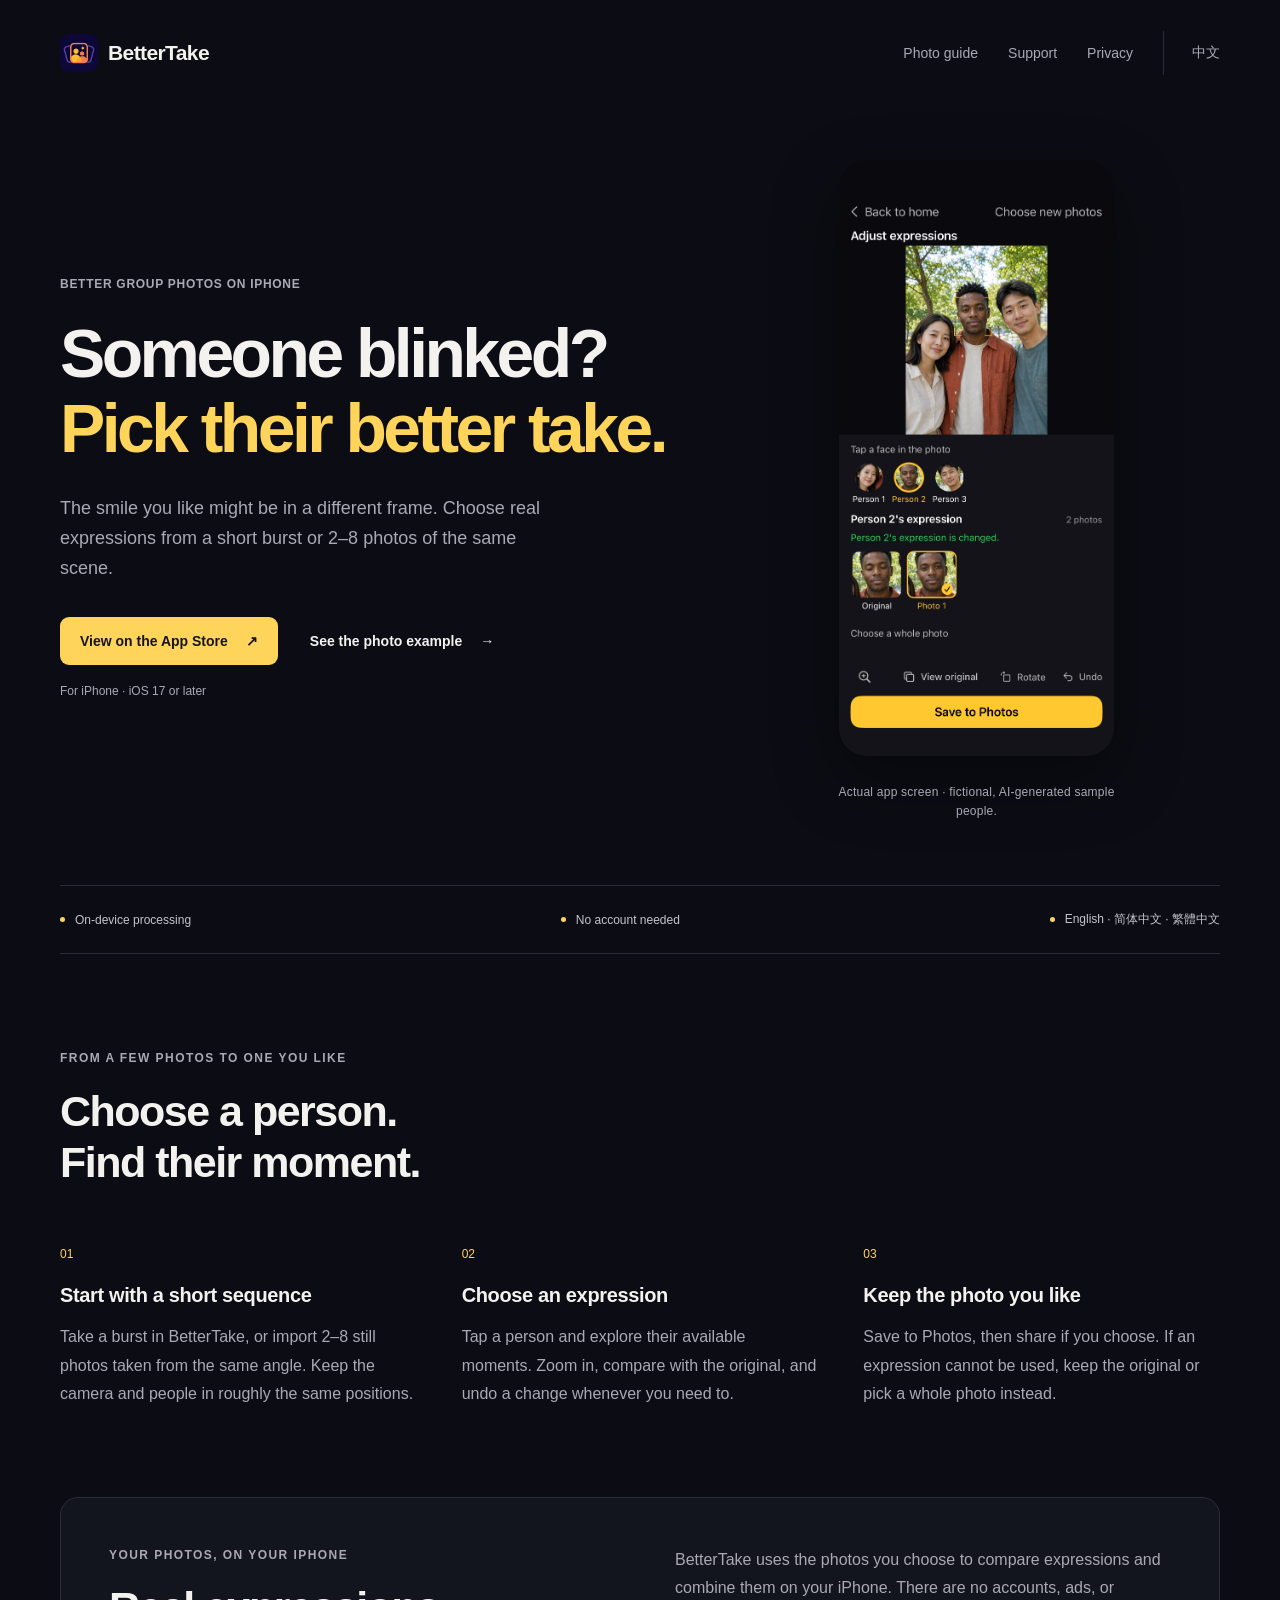
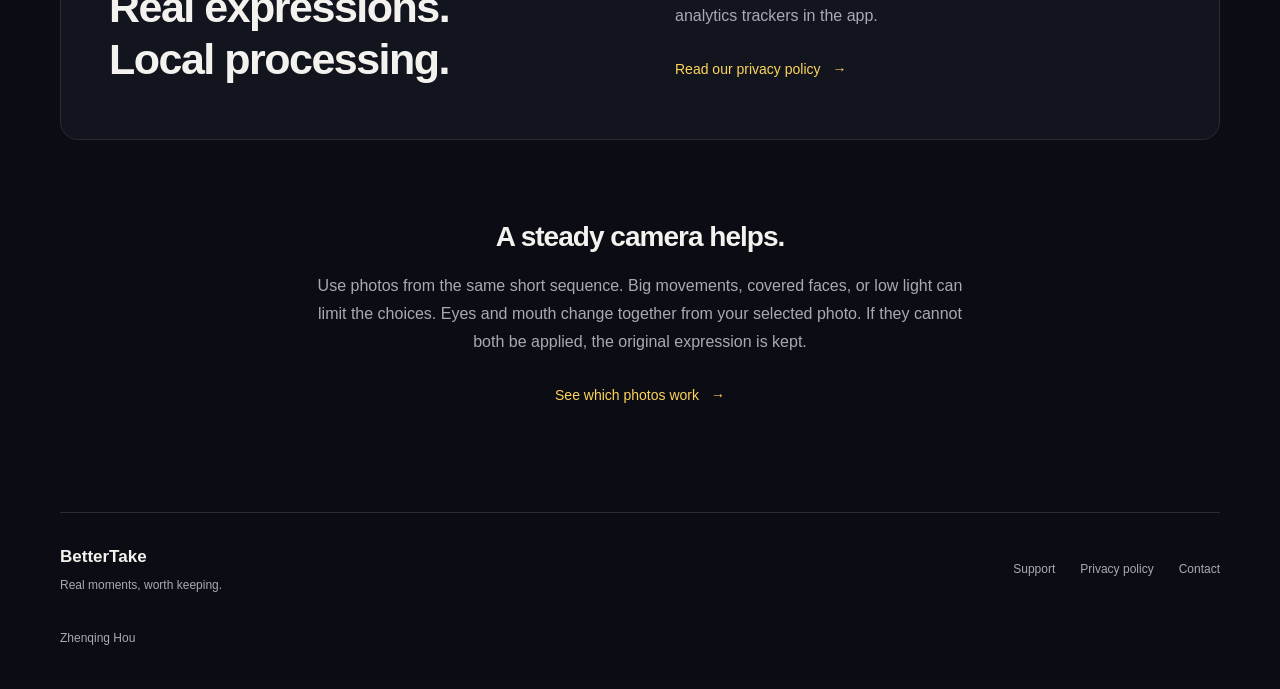
<file: index.html>
<!DOCTYPE html><html lang="en"><head><meta charSet="utf-8"/><meta name="viewport" content="width=device-width, initial-scale=1"/><link rel="preload" href="app-icon.png" as="image"/><link rel="preload" href="https://houzhenqing.github.io/bettertake-support/blink-edit-result.png" as="image"/><link rel="stylesheet" href="site.css"><meta name="theme-color" content="#0c0d14"/>
<meta name="msvalidate.01" content="E54A58C55FD9337E5834F8C1097E302D"><meta name="google-site-verification" content="salUFUEvap8MoxG4DLH0k257zJrad4ZkZJ4u7u5vDG4"><title>BetterTake — Fix blinks in iPhone group photos</title><meta name="description" content="Someone blinked? Choose their expression from another shot. BetterTake combines real expressions from 2–8 group photos on your iPhone. No account needed."><meta name="robots" content="index, follow"><meta property="og:title" content="BetterTake — Fix blinks in iPhone group photos"><meta property="og:description" content="Someone blinked? Choose their expression from another shot. BetterTake combines real expressions from 2–8 group photos on your iPhone. No account needed."><meta property="og:url" content="https://houzhenqing.github.io/bettertake-support/"><meta property="og:site_name" content="BetterTake"><meta property="og:type" content="website"><meta property="og:locale" content="en_US"><meta property="og:image" content="https://houzhenqing.github.io/bettertake-support/og.png"><meta property="og:image:width" content="1733"><meta property="og:image:height" content="908"><meta property="og:image:alt" content="BetterTake — choose real expressions for group photos"><meta name="twitter:card" content="summary_large_image"><meta name="twitter:title" content="BetterTake — Fix blinks in iPhone group photos"><meta name="twitter:description" content="Someone blinked? Choose their expression from another shot. BetterTake combines real expressions from 2–8 group photos on your iPhone. No account needed."><meta name="twitter:image" content="https://houzhenqing.github.io/bettertake-support/og.png"><link rel="icon" href="app-icon.png"><link rel="apple-touch-icon" href="app-icon.png"><link rel="canonical" href="https://houzhenqing.github.io/bettertake-support/"><link rel="alternate" href="https://houzhenqing.github.io/bettertake-support/" hreflang="en"><link rel="alternate" href="https://houzhenqing.github.io/bettertake-support/zh.html" hreflang="zh-Hans"><link rel="alternate" href="https://houzhenqing.github.io/bettertake-support/" hreflang="x-default"></head><body><div lang="en"><a class="skip-link" href="#main">Skip to content</a><header class="site-header wrap"><a href="https://houzhenqing.github.io/bettertake-support/" class="brand" aria-label="BetterTake home"><img src="app-icon.png" width="38" height="38" alt=""/><span>BetterTake</span></a><nav aria-label="Main navigation"><a href="https://houzhenqing.github.io/bettertake-support/fix-a-blink.html">Photo guide</a><a href="https://houzhenqing.github.io/bettertake-support/support.html">Support</a><a href="https://houzhenqing.github.io/bettertake-support/privacy.html">Privacy</a><a href="https://houzhenqing.github.io/bettertake-support/zh.html" class="language-link" lang="zh-Hans" hrefLang="zh-Hans">中文</a></nav></header><main id="main"><script type="application/ld+json">{"@context":"https://schema.org","@type":"SoftwareApplication","name":"BetterTake","operatingSystem":"iOS 17 or later","applicationCategory":"MultimediaApplication","url":"https://houzhenqing.github.io/bettertake-support/","downloadUrl":"https://apps.apple.com/cn/app/bettertake-group-photos/id6810334268?l=en-GB&pt=126854967&ct=bt_site_20260926&mt=8","description":"Choose real expressions from 2–8 group photos on iPhone. Photos are processed on device.","author":{"@type":"Person","name":"Zhenqing Hou"}}</script><section class="hero wrap"><div class="hero-copy"><p class="eyebrow">BETTER GROUP PHOTOS ON IPHONE</p><h1>Someone blinked?<br/><span>Pick their better take.</span></h1><p class="hero-intro">The smile you like might be in a different frame. Choose real expressions from a short burst or 2–8 photos of the same scene.</p><div class="actions"><a class="button primary" href="https://apps.apple.com/cn/app/bettertake-group-photos/id6810334268?l=en-GB&amp;pt=126854967&amp;ct=bt_site_20260926&amp;mt=8">View on the App Store<!-- --> <span aria-hidden="true">↗</span></a><a href="https://houzhenqing.github.io/bettertake-support/fix-a-blink.html" class="button quiet">See the photo example<!-- --> <span aria-hidden="true">→</span></a></div><p class="availability">For iPhone · iOS 17 or later</p></div><figure class="hero-art"><a href="https://houzhenqing.github.io/bettertake-support/fix-a-blink.html"><img class="phone-example" src="https://houzhenqing.github.io/bettertake-support/blink-edit-result.png" width="1290" height="2796" alt="Real BetterTake editing screen: selecting the middle person’s open-eyed expression from another photo"/></a><figcaption>Actual app screen · fictional, AI-generated sample people.</figcaption></figure></section><div class="proof-strip wrap"><span><span class="small-dot" aria-hidden="true"></span>On-device processing</span><span><span class="small-dot" aria-hidden="true"></span>No account needed</span><span><span class="small-dot" aria-hidden="true"></span>English · 简体中文 · 繁體中文</span></div><section id="how-it-works" class="how-section wrap"><div class="section-heading"><p class="eyebrow">FROM A FEW PHOTOS TO ONE YOU LIKE</p><h2>Choose a person.
Find their moment.</h2></div><div class="steps"><article class="step"><span class="step-number">0<!-- -->1</span><h3>Start with a short sequence</h3><p>Take a burst in BetterTake, or import 2–8 still photos taken from the same angle. Keep the camera and people in roughly the same positions.</p></article><article class="step"><span class="step-number">0<!-- -->2</span><h3>Choose an expression</h3><p>Tap a person and explore their available moments. Zoom in, compare with the original, and undo a change whenever you need to.</p></article><article class="step"><span class="step-number">0<!-- -->3</span><h3>Keep the photo you like</h3><p>Save to Photos, then share if you choose. If an expression cannot be used, keep the original or pick a whole photo instead.</p></article></div></section><section class="privacy-band wrap"><div><p class="eyebrow">YOUR PHOTOS, ON YOUR IPHONE</p><h2>Real expressions.
Local processing.</h2></div><div><p>BetterTake uses the photos you choose to compare expressions and combine them on your iPhone. There are no accounts, ads, or analytics trackers in the app.</p><a href="https://houzhenqing.github.io/bettertake-support/privacy.html" class="text-link">Read our privacy policy<!-- --> <span aria-hidden="true">→</span></a></div></section><section class="expectations wrap"><h2>A steady camera helps.</h2><p>Use photos from the same short sequence. Big movements, covered faces, or low light can limit the choices. Eyes and mouth change together from your selected photo. If they cannot both be applied, the original expression is kept.</p><a href="https://houzhenqing.github.io/bettertake-support/support.html#photos-en" class="text-link">See which photos work<!-- --> <span aria-hidden="true">→</span></a></section></main><footer class="site-footer wrap"><div><span class="footer-brand">BetterTake</span><p>Real moments, worth keeping.</p></div><div class="footer-links"><a href="https://houzhenqing.github.io/bettertake-support/support.html">Support</a><a href="https://houzhenqing.github.io/bettertake-support/privacy.html">Privacy policy</a><a href="mailto:houzhenqing.colin@gmail.com">Contact</a></div><p class="operator">Zhenqing Hou</p></footer></div><!--$--><!--/$--><div hidden=""><!--$--><div hidden=""></div><!--/$--></div></body></html>
</file>
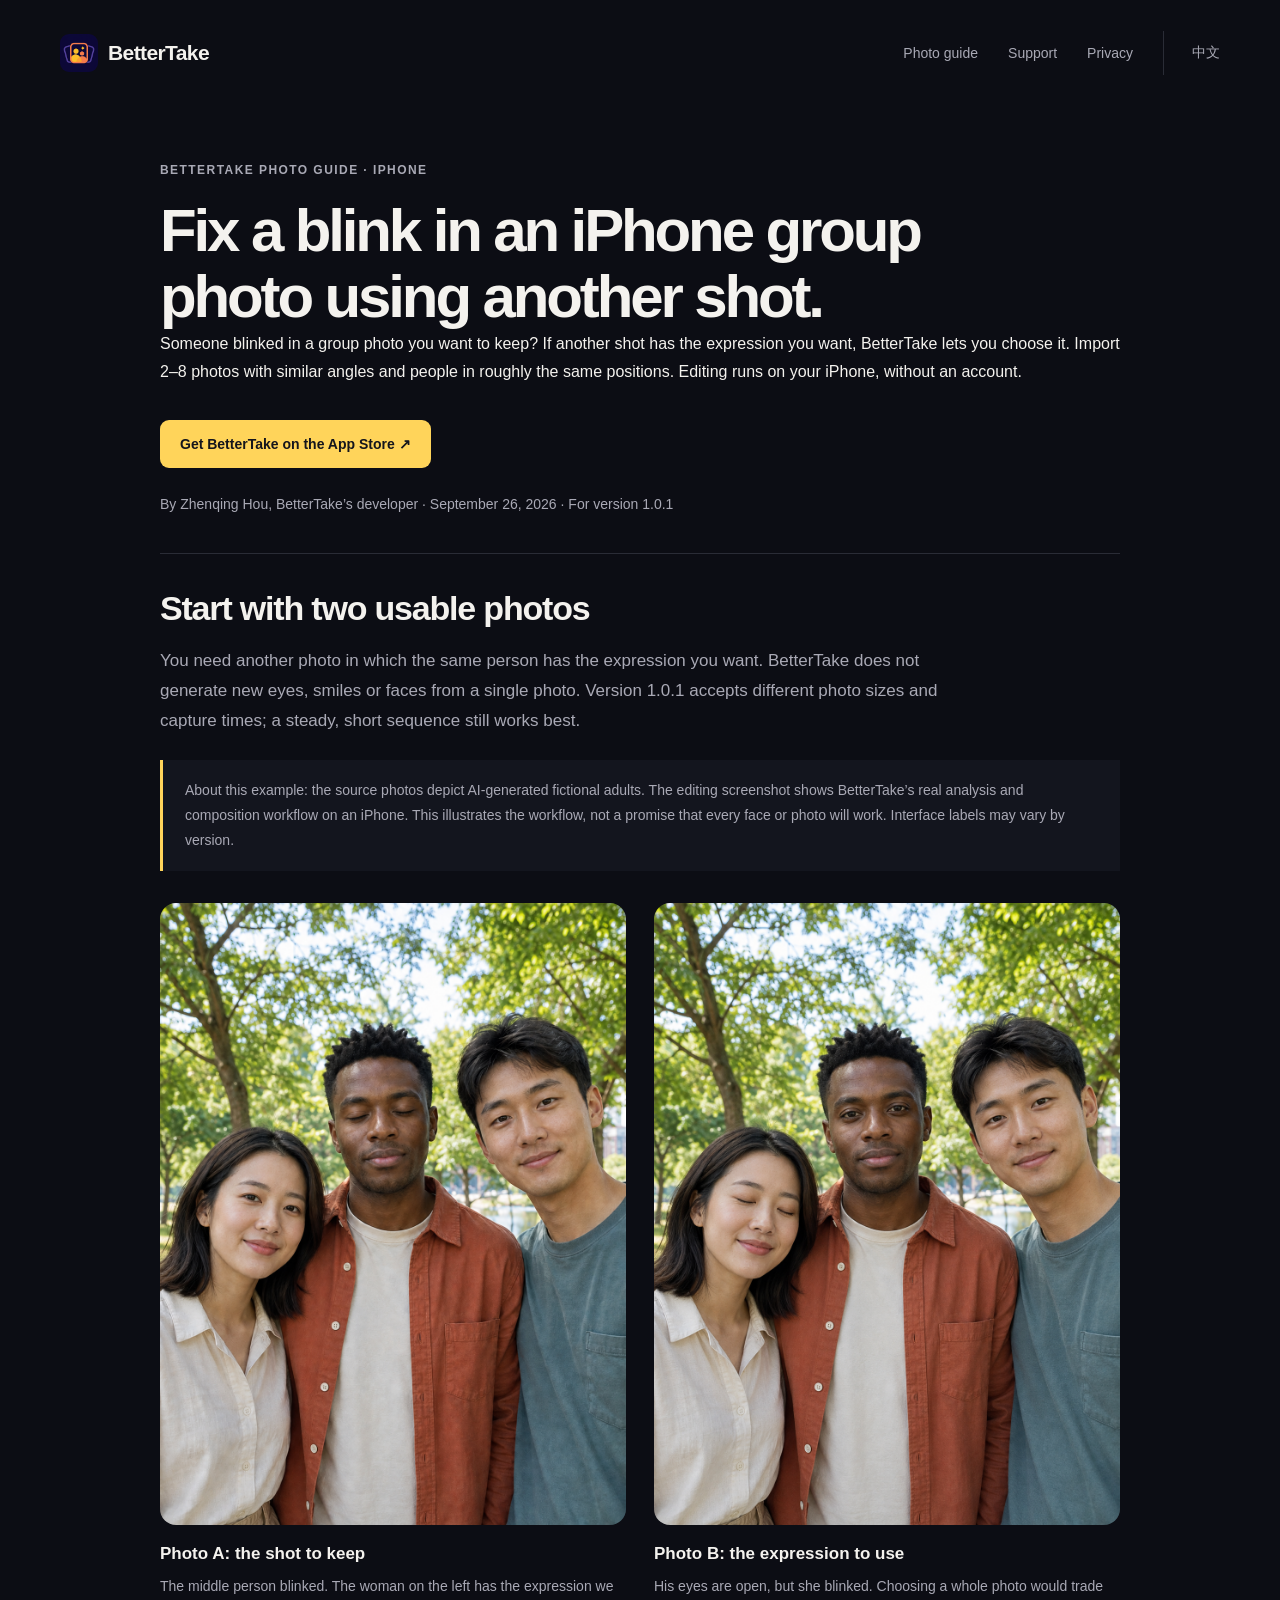
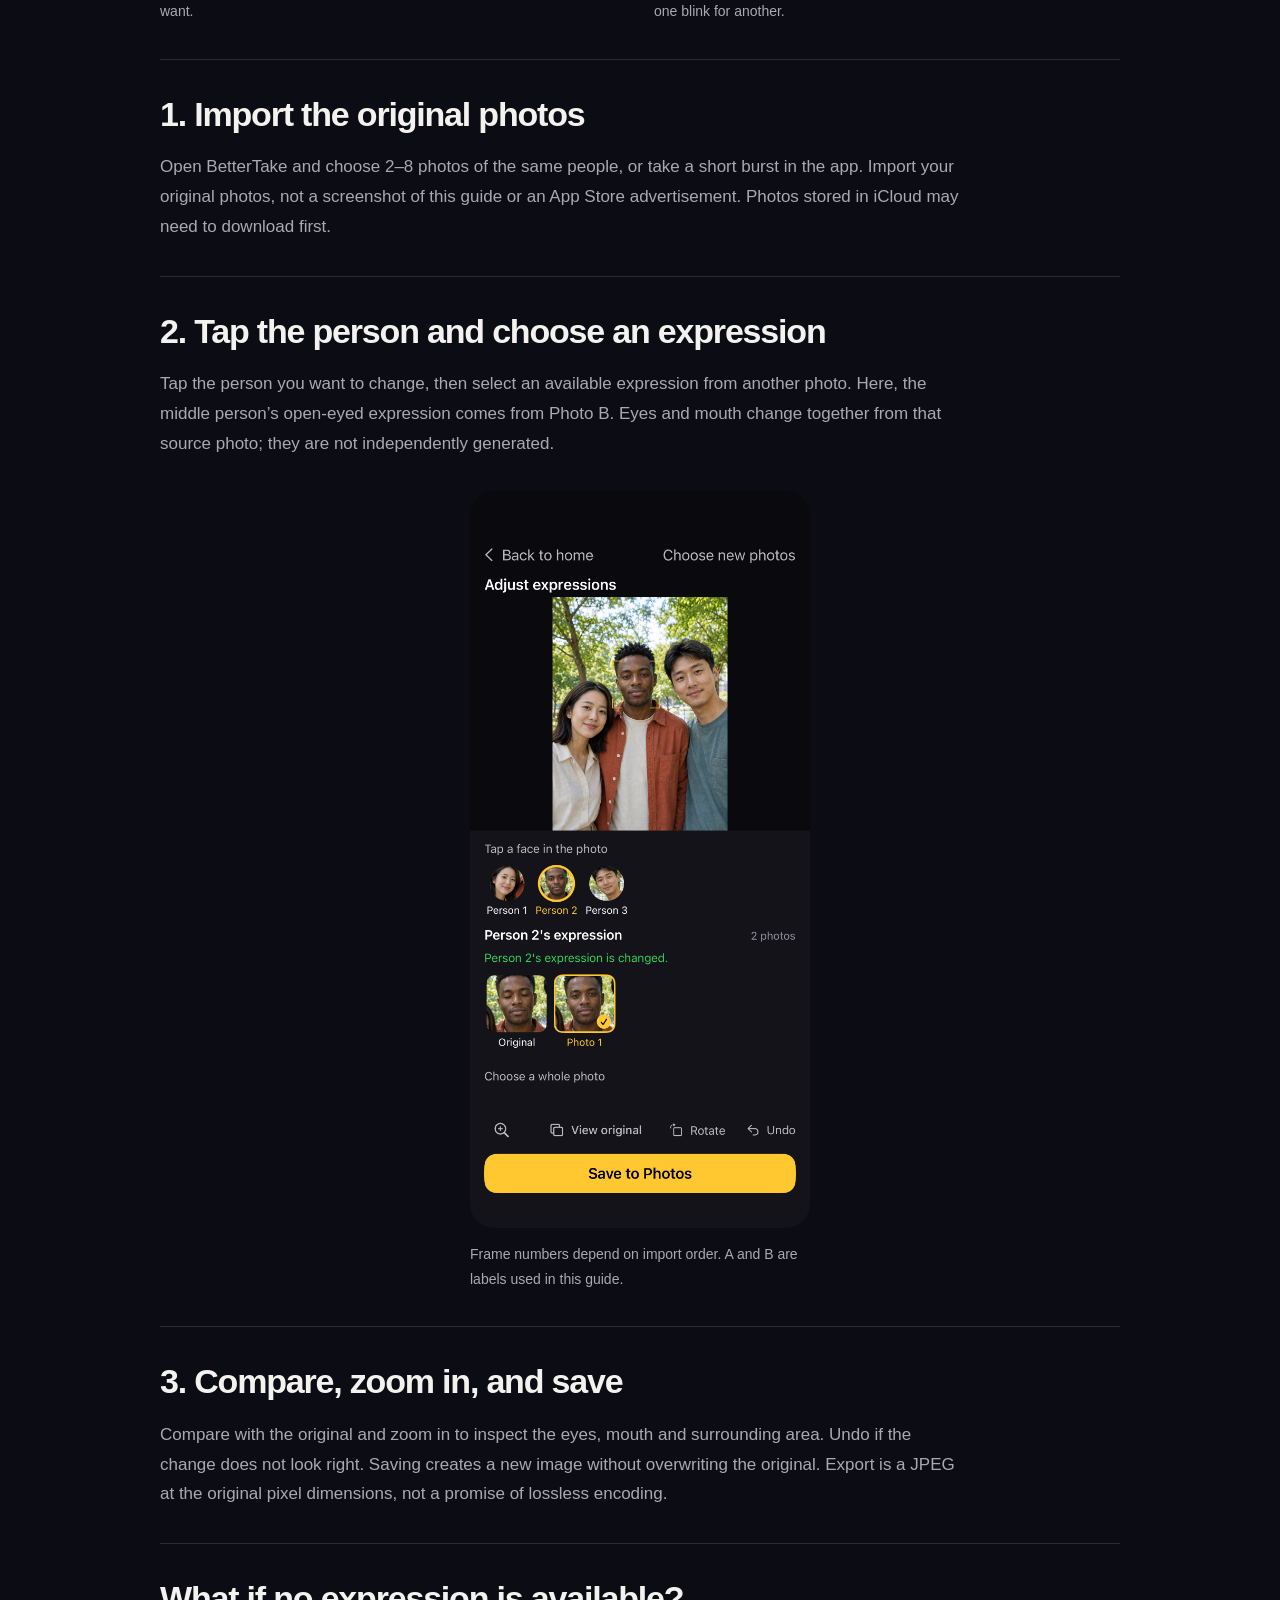
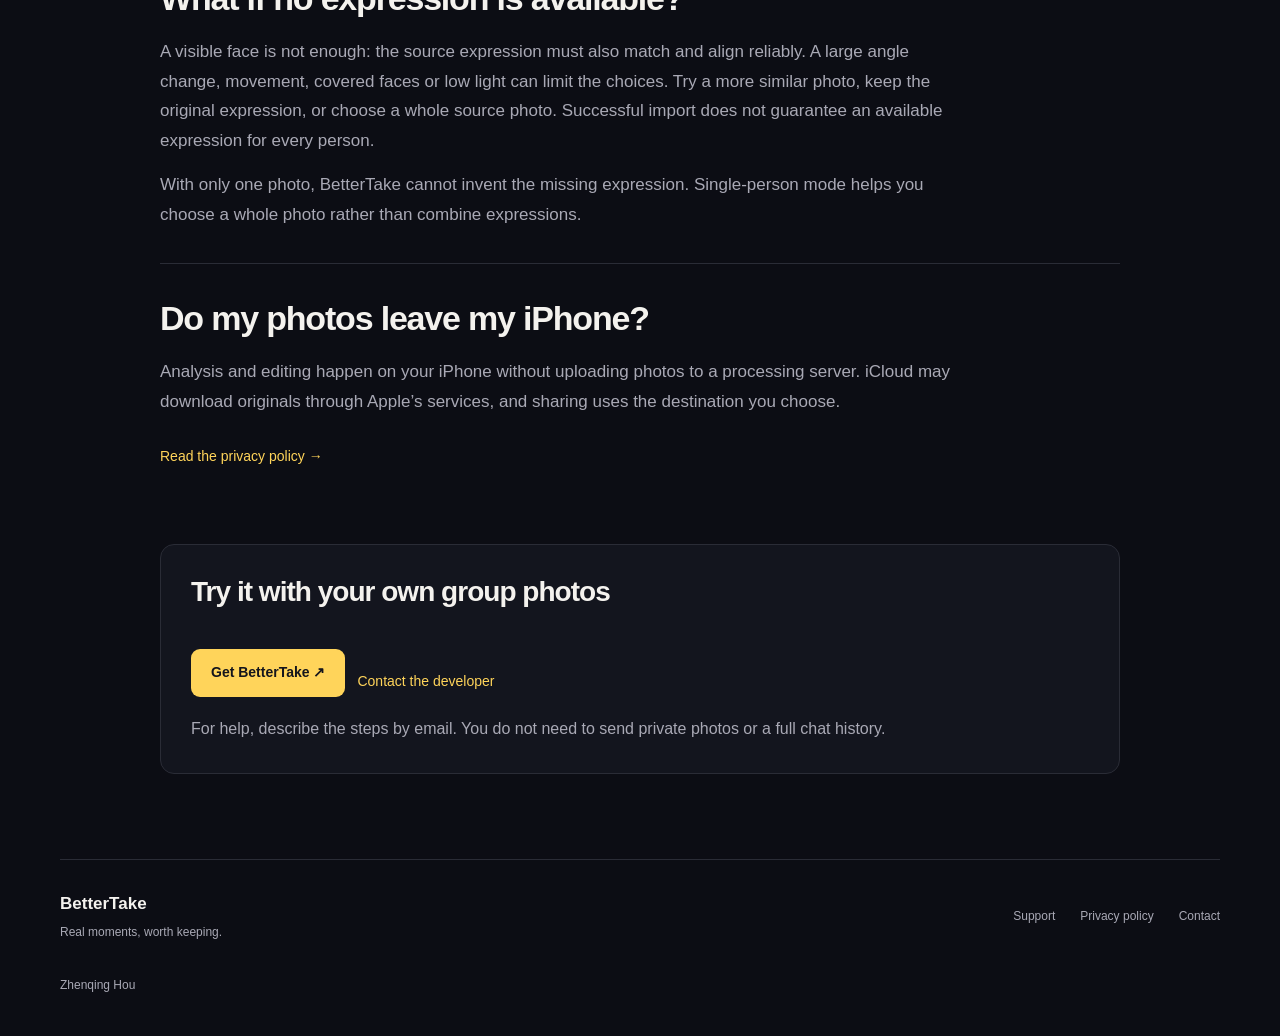
<file: fix-a-blink.html>
<!DOCTYPE html><html lang="en"><head><meta charSet="utf-8"/><meta name="viewport" content="width=device-width, initial-scale=1"/><link rel="preload" href="app-icon.png" as="image"/><link rel="preload" href="https://houzhenqing.github.io/bettertake-support/blink-source-a.png" as="image"/><link rel="preload" href="https://houzhenqing.github.io/bettertake-support/blink-source-b.png" as="image"/><link rel="stylesheet" href="site.css"><meta name="theme-color" content="#0c0d14"/>
<title>How to fix a blink in an iPhone group photo — BetterTake</title><meta name="description" content="A photo-by-photo guide to choosing an open-eyed expression from another shot with BetterTake. Uses real source expressions, processed on your iPhone."><meta name="robots" content="index, follow"><meta property="og:title" content="How to fix a blink in an iPhone group photo — BetterTake"><meta property="og:description" content="A photo-by-photo guide to choosing an open-eyed expression from another shot with BetterTake. Uses real source expressions, processed on your iPhone."><meta property="og:url" content="https://houzhenqing.github.io/bettertake-support/fix-a-blink.html"><meta property="og:site_name" content="BetterTake"><meta property="og:type" content="website"><meta property="og:locale" content="en_US"><meta property="og:image" content="https://houzhenqing.github.io/bettertake-support/og.png"><meta property="og:image:width" content="1733"><meta property="og:image:height" content="908"><meta property="og:image:alt" content="BetterTake — choose real expressions for group photos"><meta name="twitter:card" content="summary_large_image"><meta name="twitter:title" content="How to fix a blink in an iPhone group photo — BetterTake"><meta name="twitter:description" content="A photo-by-photo guide to choosing an open-eyed expression from another shot with BetterTake. Uses real source expressions, processed on your iPhone."><meta name="twitter:image" content="https://houzhenqing.github.io/bettertake-support/og.png"><link rel="icon" href="app-icon.png"><link rel="apple-touch-icon" href="app-icon.png"><link rel="canonical" href="https://houzhenqing.github.io/bettertake-support/fix-a-blink.html"><link rel="alternate" href="https://houzhenqing.github.io/bettertake-support/fix-a-blink.html" hreflang="en"><link rel="alternate" href="https://houzhenqing.github.io/bettertake-support/fix-a-blink.zh-Hans.html" hreflang="zh-Hans"><link rel="alternate" href="https://houzhenqing.github.io/bettertake-support/fix-a-blink.html" hreflang="x-default"></head><body><div lang="en"><a class="skip-link" href="#main">Skip to content</a><header class="site-header wrap"><a href="https://houzhenqing.github.io/bettertake-support/" class="brand" aria-label="BetterTake home"><img src="app-icon.png" width="38" height="38" alt=""/><span>BetterTake</span></a><nav aria-label="Main navigation"><a href="https://houzhenqing.github.io/bettertake-support/fix-a-blink.html">Photo guide</a><a href="https://houzhenqing.github.io/bettertake-support/support.html">Support</a><a href="https://houzhenqing.github.io/bettertake-support/privacy.html">Privacy</a><a href="https://houzhenqing.github.io/bettertake-support/fix-a-blink.zh-Hans.html" class="language-link" lang="zh-Hans" hrefLang="zh-Hans">中文</a></nav></header><main id="main" class="guide wrap"><header class="document-heading"><p class="eyebrow">BETTERTAKE PHOTO GUIDE · IPHONE</p><h1>Fix a blink in an iPhone group photo using another shot.</h1><p>Someone blinked in a group photo you want to keep? If another shot has the expression you want, BetterTake lets you choose it. Import 2–8 photos with similar angles and people in roughly the same positions. Editing runs on your iPhone, without an account.</p><div class="actions"><a class="button primary" href="https://apps.apple.com/cn/app/bettertake-group-photos/id6810334268?l=en-GB&amp;pt=126854967&amp;ct=bt_blink_guide_20260926&amp;mt=8">Get BetterTake on the App Store<!-- --> ↗</a></div><p class="guide-byline">By Zhenqing Hou, BetterTake’s developer · September 26, 2026 · For version 1.0.1</p></header><section class="guide-section"><h2>Start with two usable photos</h2><p>You need another photo in which the same person has the expression you want. BetterTake does not generate new eyes, smiles or faces from a single photo. Version 1.0.1 accepts different photo sizes and capture times; a steady, short sequence still works best.</p><aside class="example-note">About this example: the source photos depict AI-generated fictional adults. The editing screenshot shows BetterTake’s real analysis and composition workflow on an iPhone. This illustrates the workflow, not a promise that every face or photo will work. Interface labels may vary by version.</aside><div class="source-pair"><figure><img src="https://houzhenqing.github.io/bettertake-support/blink-source-a.png" width="1086" height="1448" alt="Photo A: the middle man is blinking; the woman on the left has open eyes"/><figcaption><strong>Photo A: the shot to keep</strong>The middle person blinked. The woman on the left has the expression we want.</figcaption></figure><figure><img src="https://houzhenqing.github.io/bettertake-support/blink-source-b.png" width="1086" height="1448" alt="Photo B: the middle man has open eyes; the woman on the left is blinking"/><figcaption><strong>Photo B: the expression to use</strong>His eyes are open, but she blinked. Choosing a whole photo would trade one blink for another.</figcaption></figure></div></section><section class="guide-section"><h2>1. Import the original photos</h2><p>Open BetterTake and choose 2–8 photos of the same people, or take a short burst in the app. Import your original photos, not a screenshot of this guide or an App Store advertisement. Photos stored in iCloud may need to download first.</p></section><section class="guide-section"><h2>2. Tap the person and choose an expression</h2><p>Tap the person you want to change, then select an available expression from another photo. Here, the middle person’s open-eyed expression comes from Photo B. Eyes and mouth change together from that source photo; they are not independently generated.</p><figure class="result-example"><img src="https://houzhenqing.github.io/bettertake-support/blink-edit-result.png" width="1290" height="2796" loading="lazy" alt="Actual editing screen: the middle person’s open-eyed expression is selected while the woman’s eyes remain open"/><figcaption>Frame numbers depend on import order. A and B are labels used in this guide.</figcaption></figure></section><section class="guide-section"><h2>3. Compare, zoom in, and save</h2><p>Compare with the original and zoom in to inspect the eyes, mouth and surrounding area. Undo if the change does not look right. Saving creates a new image without overwriting the original. Export is a JPEG at the original pixel dimensions, not a promise of lossless encoding.</p></section><section class="guide-section"><h2>What if no expression is available?</h2><p>A visible face is not enough: the source expression must also match and align reliably. A large angle change, movement, covered faces or low light can limit the choices. Try a more similar photo, keep the original expression, or choose a whole source photo. Successful import does not guarantee an available expression for every person.</p><p>With only one photo, BetterTake cannot invent the missing expression. Single-person mode helps you choose a whole photo rather than combine expressions.</p></section><section class="guide-section"><h2>Do my photos leave my iPhone?</h2><p>Analysis and editing happen on your iPhone without uploading photos to a processing server. iCloud may download originals through Apple’s services, and sharing uses the destination you choose.</p><a href="https://houzhenqing.github.io/bettertake-support/privacy.html" class="text-link">Read the privacy policy<!-- --> →</a></section><section class="contact-block"><h2>Try it with your own group photos</h2><div class="actions"><a class="button primary" href="https://apps.apple.com/cn/app/bettertake-group-photos/id6810334268?l=en-GB&amp;pt=126854967&amp;ct=bt_blink_guide_20260926&amp;mt=8">Get BetterTake<!-- --> ↗</a><a class="text-link" href="mailto:houzhenqing.colin@gmail.com">Contact the developer</a></div><p>For help, describe the steps by email. You do not need to send private photos or a full chat history.</p></section></main><footer class="site-footer wrap"><div><span class="footer-brand">BetterTake</span><p>Real moments, worth keeping.</p></div><div class="footer-links"><a href="https://houzhenqing.github.io/bettertake-support/support.html">Support</a><a href="https://houzhenqing.github.io/bettertake-support/privacy.html">Privacy policy</a><a href="mailto:houzhenqing.colin@gmail.com">Contact</a></div><p class="operator">Zhenqing Hou</p></footer></div><!--$--><!--/$--><div hidden=""><!--$--><div hidden=""></div><!--/$--></div></body></html>
</file>
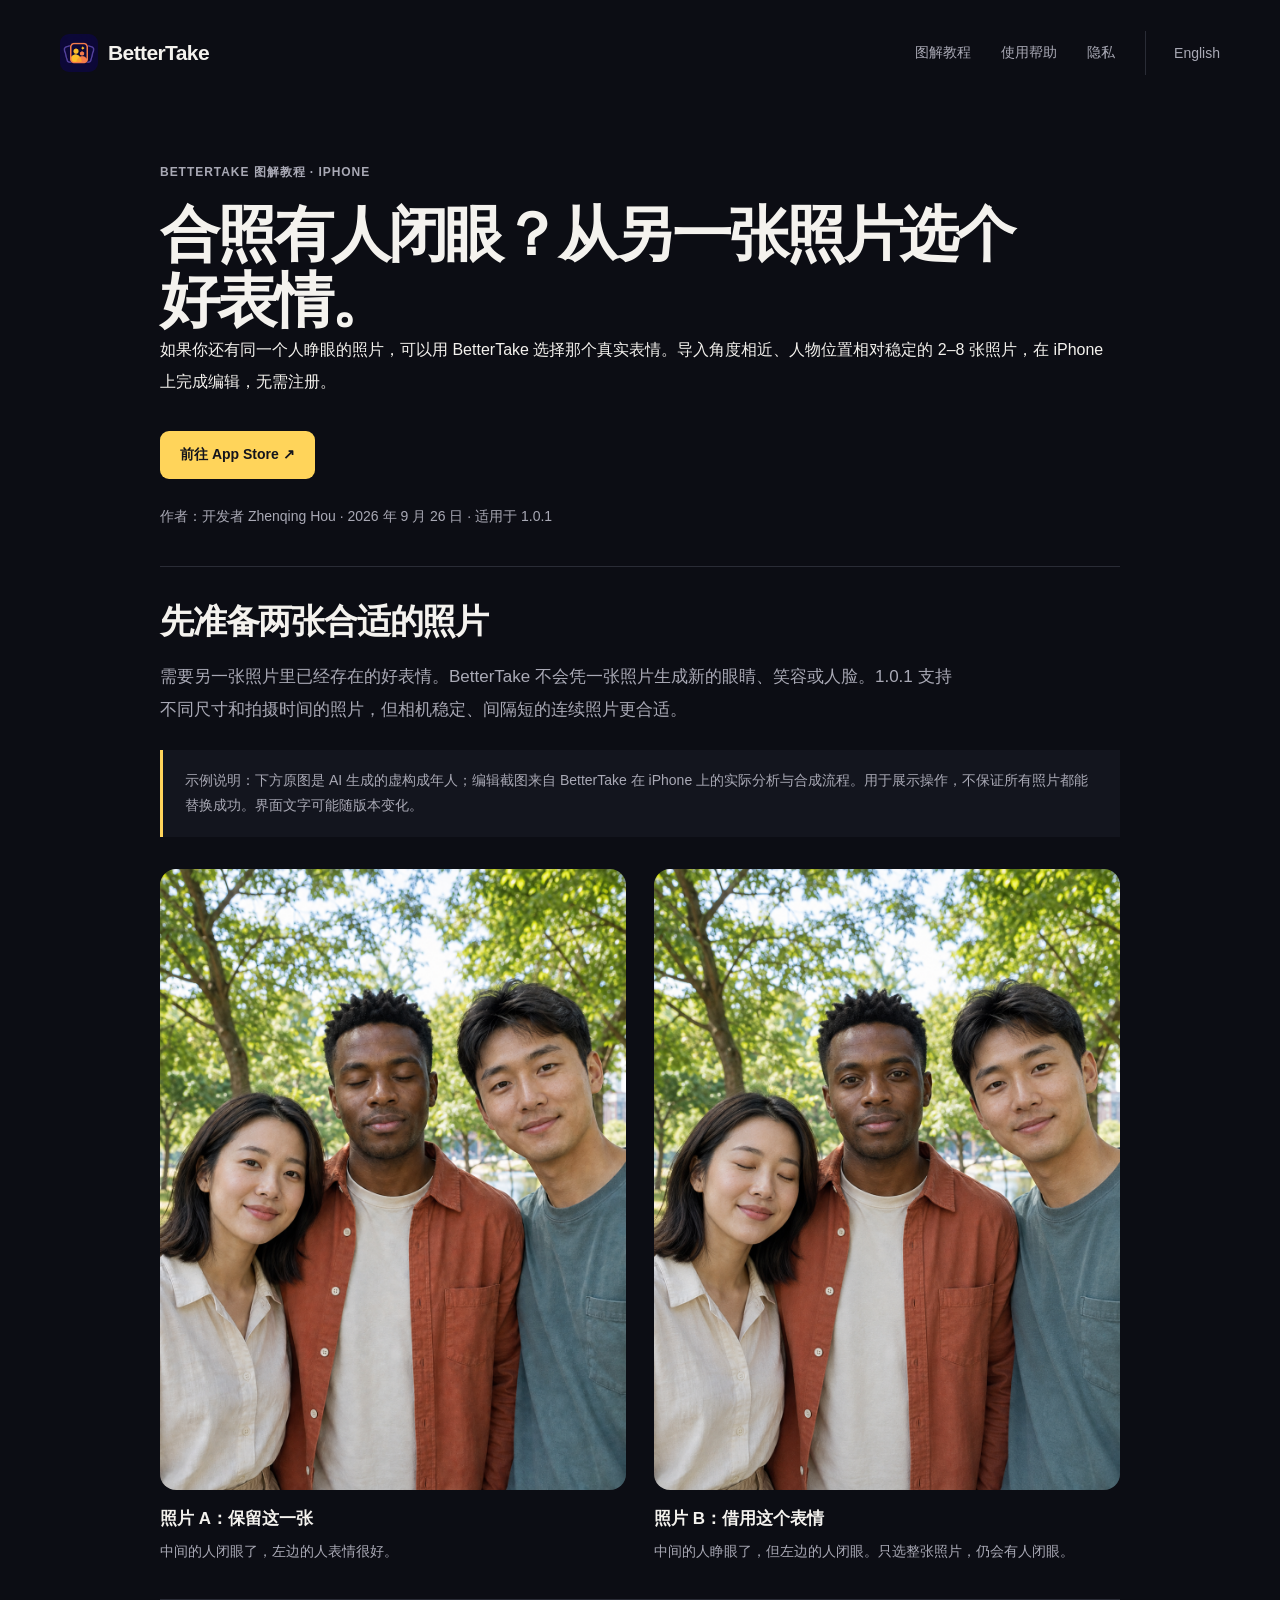
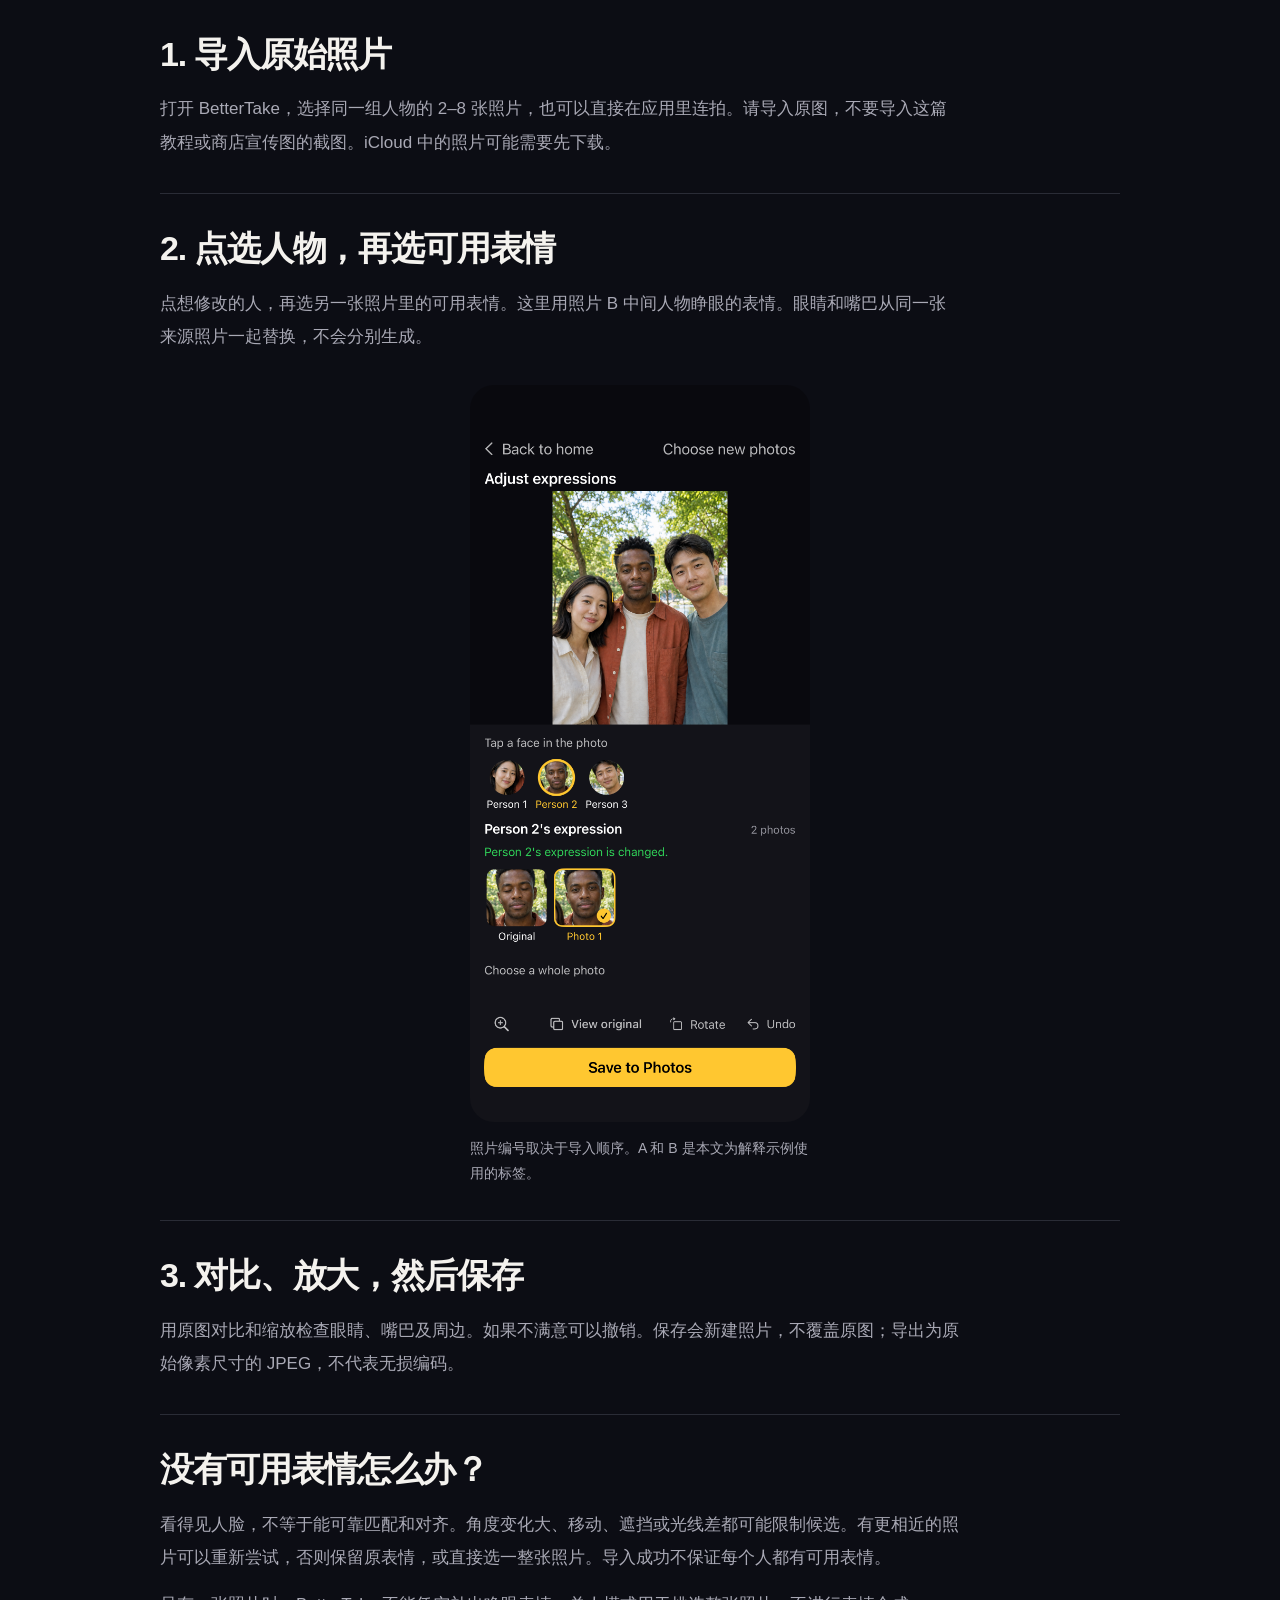
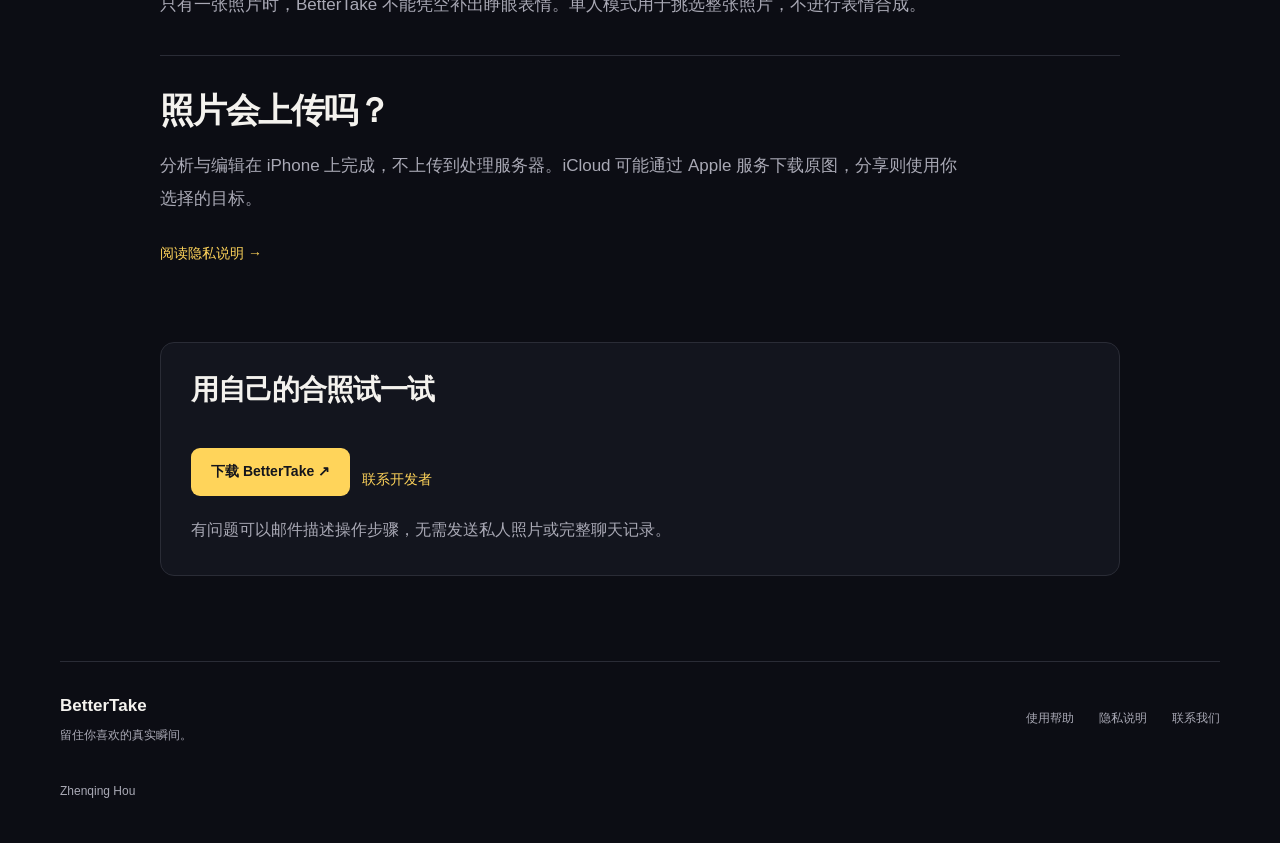
<file: fix-a-blink.zh-Hans.html>
<!DOCTYPE html><html lang="zh-Hans"><head><meta charSet="utf-8"/><meta name="viewport" content="width=device-width, initial-scale=1"/><link rel="preload" href="app-icon.png" as="image"/><link rel="preload" href="https://houzhenqing.github.io/bettertake-support/blink-source-a.png" as="image"/><link rel="preload" href="https://houzhenqing.github.io/bettertake-support/blink-source-b.png" as="image"/><link rel="stylesheet" href="site.css"><meta name="theme-color" content="#0c0d14"/>
<title>合照有人闭眼怎么办？iPhone 选表情图解教程 — BetterTake</title><meta name="description" content="从另一张照片选择同一个人睁眼的真实表情。BetterTake 合照编辑图解教程，包含原图、实际操作截图及使用限制。"><meta name="robots" content="index, follow"><meta property="og:title" content="合照有人闭眼怎么办？iPhone 选表情图解教程 — BetterTake"><meta property="og:description" content="从另一张照片选择同一个人睁眼的真实表情。BetterTake 合照编辑图解教程，包含原图、实际操作截图及使用限制。"><meta property="og:url" content="https://houzhenqing.github.io/bettertake-support/fix-a-blink.zh-Hans.html"><meta property="og:site_name" content="BetterTake"><meta property="og:type" content="website"><meta property="og:locale" content="zh_CN"><meta property="og:image" content="https://houzhenqing.github.io/bettertake-support/og.png"><meta property="og:image:width" content="1733"><meta property="og:image:height" content="908"><meta property="og:image:alt" content="BetterTake — choose real expressions for group photos"><meta name="twitter:card" content="summary_large_image"><meta name="twitter:title" content="合照有人闭眼怎么办？iPhone 选表情图解教程 — BetterTake"><meta name="twitter:description" content="从另一张照片选择同一个人睁眼的真实表情。BetterTake 合照编辑图解教程，包含原图、实际操作截图及使用限制。"><meta name="twitter:image" content="https://houzhenqing.github.io/bettertake-support/og.png"><link rel="icon" href="app-icon.png"><link rel="apple-touch-icon" href="app-icon.png"><link rel="canonical" href="https://houzhenqing.github.io/bettertake-support/fix-a-blink.zh-Hans.html"><link rel="alternate" href="https://houzhenqing.github.io/bettertake-support/fix-a-blink.html" hreflang="en"><link rel="alternate" href="https://houzhenqing.github.io/bettertake-support/fix-a-blink.zh-Hans.html" hreflang="zh-Hans"><link rel="alternate" href="https://houzhenqing.github.io/bettertake-support/fix-a-blink.html" hreflang="x-default"></head><body><div lang="zh-Hans"><a class="skip-link" href="#main">跳到正文</a><header class="site-header wrap"><a href="https://houzhenqing.github.io/bettertake-support/zh.html" class="brand" aria-label="BetterTake 首页"><img src="app-icon.png" width="38" height="38" alt=""/><span>BetterTake</span></a><nav aria-label="主导航"><a href="https://houzhenqing.github.io/bettertake-support/fix-a-blink.zh-Hans.html">图解教程</a><a href="https://houzhenqing.github.io/bettertake-support/support.html#zh">使用帮助</a><a href="https://houzhenqing.github.io/bettertake-support/privacy.html#zh">隐私</a><a href="https://houzhenqing.github.io/bettertake-support/fix-a-blink.html" class="language-link" lang="en" hrefLang="en">English</a></nav></header><main id="main" class="guide wrap"><header class="document-heading"><p class="eyebrow">BETTERTAKE 图解教程 · IPHONE</p><h1>合照有人闭眼？从另一张照片选个好表情。</h1><p>如果你还有同一个人睁眼的照片，可以用 BetterTake 选择那个真实表情。导入角度相近、人物位置相对稳定的 2–8 张照片，在 iPhone 上完成编辑，无需注册。</p><div class="actions"><a class="button primary" href="https://apps.apple.com/cn/app/bettertake-group-photos/id6810334268?pt=126854967&amp;ct=bt_blink_guide_20260926&amp;mt=8">前往 App Store<!-- --> ↗</a></div><p class="guide-byline">作者：开发者 Zhenqing Hou · 2026 年 9 月 26 日 · 适用于 1.0.1</p></header><section class="guide-section"><h2>先准备两张合适的照片</h2><p>需要另一张照片里已经存在的好表情。BetterTake 不会凭一张照片生成新的眼睛、笑容或人脸。1.0.1 支持不同尺寸和拍摄时间的照片，但相机稳定、间隔短的连续照片更合适。</p><aside class="example-note">示例说明：下方原图是 AI 生成的虚构成年人；编辑截图来自 BetterTake 在 iPhone 上的实际分析与合成流程。用于展示操作，不保证所有照片都能替换成功。界面文字可能随版本变化。</aside><div class="source-pair"><figure><img src="https://houzhenqing.github.io/bettertake-support/blink-source-a.png" width="1086" height="1448" alt="照片 A：中间男性闭眼，左侧女性睁眼"/><figcaption><strong>照片 A：保留这一张</strong>中间的人闭眼了，左边的人表情很好。</figcaption></figure><figure><img src="https://houzhenqing.github.io/bettertake-support/blink-source-b.png" width="1086" height="1448" alt="照片 B：中间男性睁眼，左侧女性闭眼"/><figcaption><strong>照片 B：借用这个表情</strong>中间的人睁眼了，但左边的人闭眼。只选整张照片，仍会有人闭眼。</figcaption></figure></div></section><section class="guide-section"><h2>1. 导入原始照片</h2><p>打开 BetterTake，选择同一组人物的 2–8 张照片，也可以直接在应用里连拍。请导入原图，不要导入这篇教程或商店宣传图的截图。iCloud 中的照片可能需要先下载。</p></section><section class="guide-section"><h2>2. 点选人物，再选可用表情</h2><p>点想修改的人，再选另一张照片里的可用表情。这里用照片 B 中间人物睁眼的表情。眼睛和嘴巴从同一张来源照片一起替换，不会分别生成。</p><figure class="result-example"><img src="https://houzhenqing.github.io/bettertake-support/blink-edit-result.png" width="1290" height="2796" loading="lazy" alt="实际编辑界面：中间男性换上睁眼表情，左侧女性仍保持睁眼"/><figcaption>照片编号取决于导入顺序。A 和 B 是本文为解释示例使用的标签。</figcaption></figure></section><section class="guide-section"><h2>3. 对比、放大，然后保存</h2><p>用原图对比和缩放检查眼睛、嘴巴及周边。如果不满意可以撤销。保存会新建照片，不覆盖原图；导出为原始像素尺寸的 JPEG，不代表无损编码。</p></section><section class="guide-section"><h2>没有可用表情怎么办？</h2><p>看得见人脸，不等于能可靠匹配和对齐。角度变化大、移动、遮挡或光线差都可能限制候选。有更相近的照片可以重新尝试，否则保留原表情，或直接选一整张照片。导入成功不保证每个人都有可用表情。</p><p>只有一张照片时，BetterTake 不能凭空补出睁眼表情。单人模式用于挑选整张照片，不进行表情合成。</p></section><section class="guide-section"><h2>照片会上传吗？</h2><p>分析与编辑在 iPhone 上完成，不上传到处理服务器。iCloud 可能通过 Apple 服务下载原图，分享则使用你选择的目标。</p><a href="https://houzhenqing.github.io/bettertake-support/privacy.html#zh" class="text-link">阅读隐私说明<!-- --> →</a></section><section class="contact-block"><h2>用自己的合照试一试</h2><div class="actions"><a class="button primary" href="https://apps.apple.com/cn/app/bettertake-group-photos/id6810334268?pt=126854967&amp;ct=bt_blink_guide_20260926&amp;mt=8">下载 BetterTake<!-- --> ↗</a><a class="text-link" href="mailto:houzhenqing.colin@gmail.com">联系开发者</a></div><p>有问题可以邮件描述操作步骤，无需发送私人照片或完整聊天记录。</p></section></main><footer class="site-footer wrap"><div><span class="footer-brand">BetterTake</span><p>留住你喜欢的真实瞬间。</p></div><div class="footer-links"><a href="https://houzhenqing.github.io/bettertake-support/support.html#zh">使用帮助</a><a href="https://houzhenqing.github.io/bettertake-support/privacy.html#zh">隐私说明</a><a href="mailto:houzhenqing.colin@gmail.com">联系我们</a></div><p class="operator">Zhenqing Hou</p></footer></div><!--$--><!--/$--><div hidden=""><!--$--><div hidden=""></div><!--/$--></div></body></html>
</file>
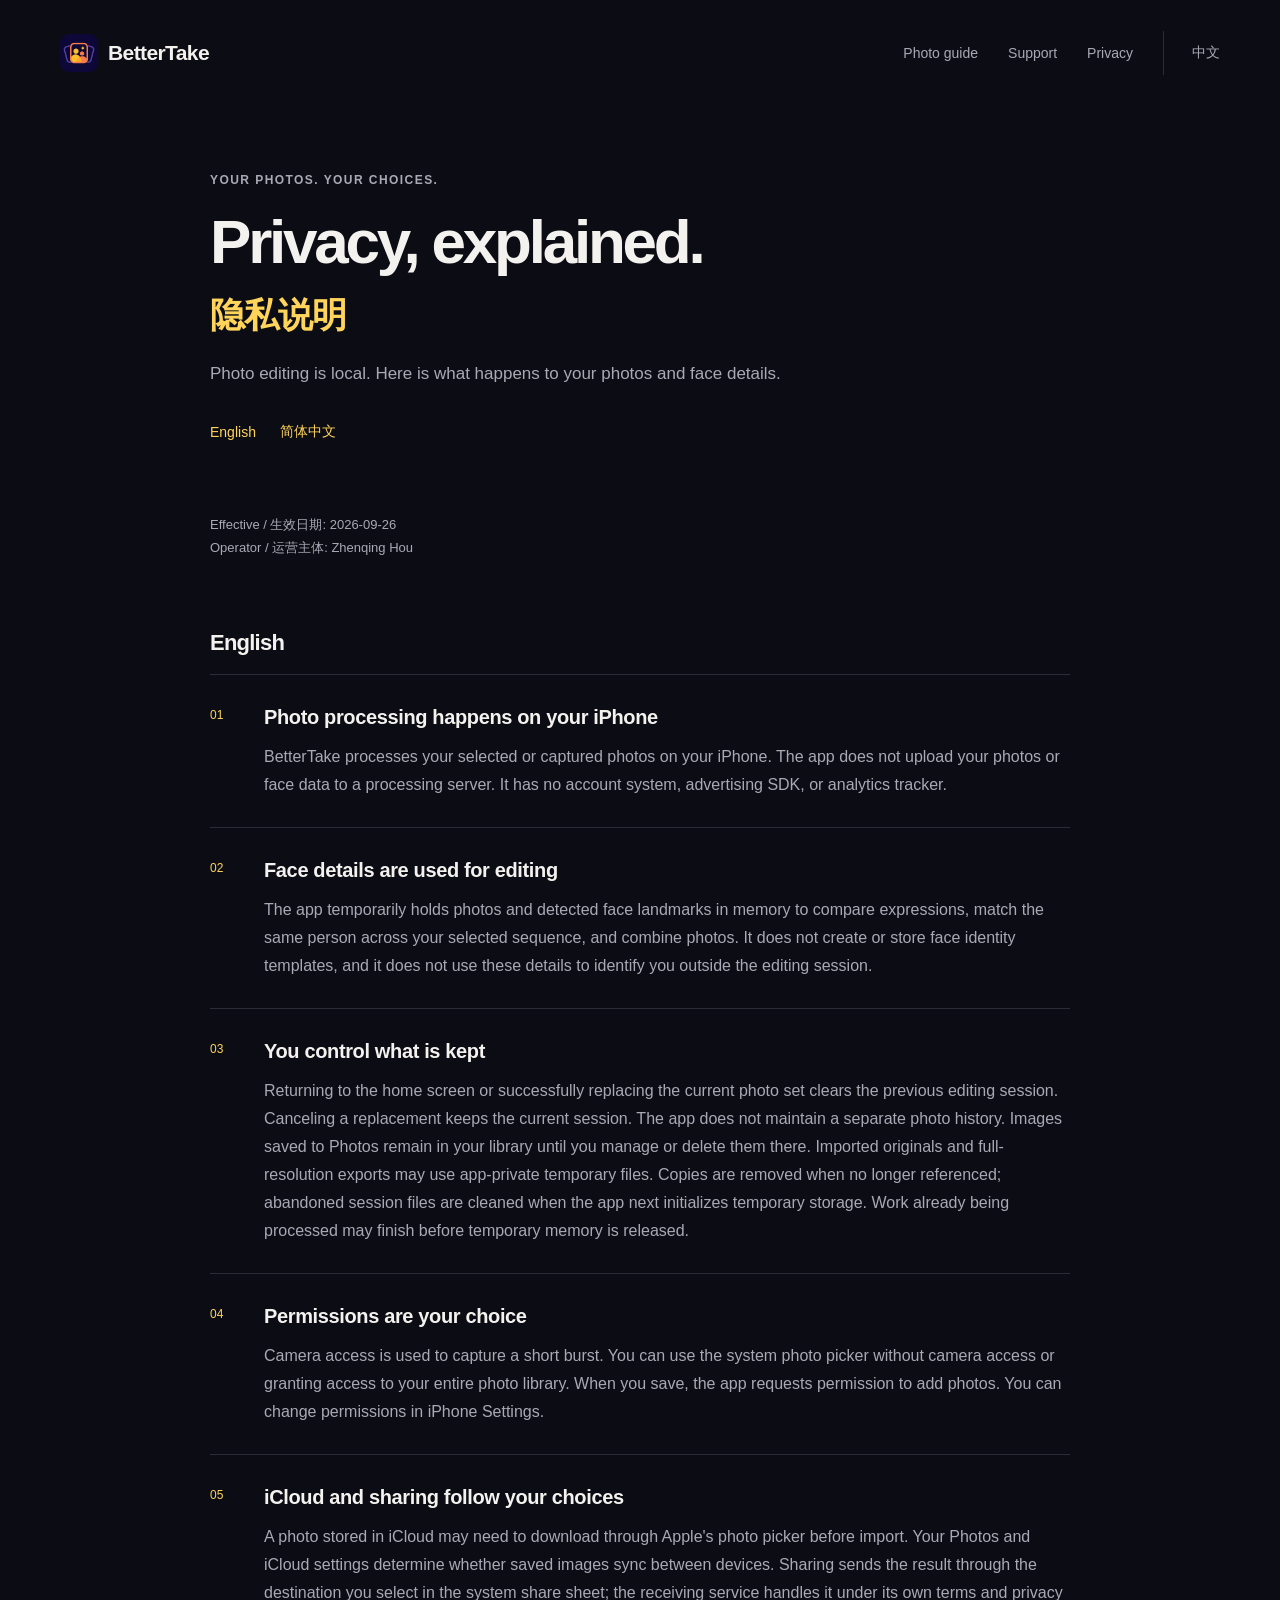
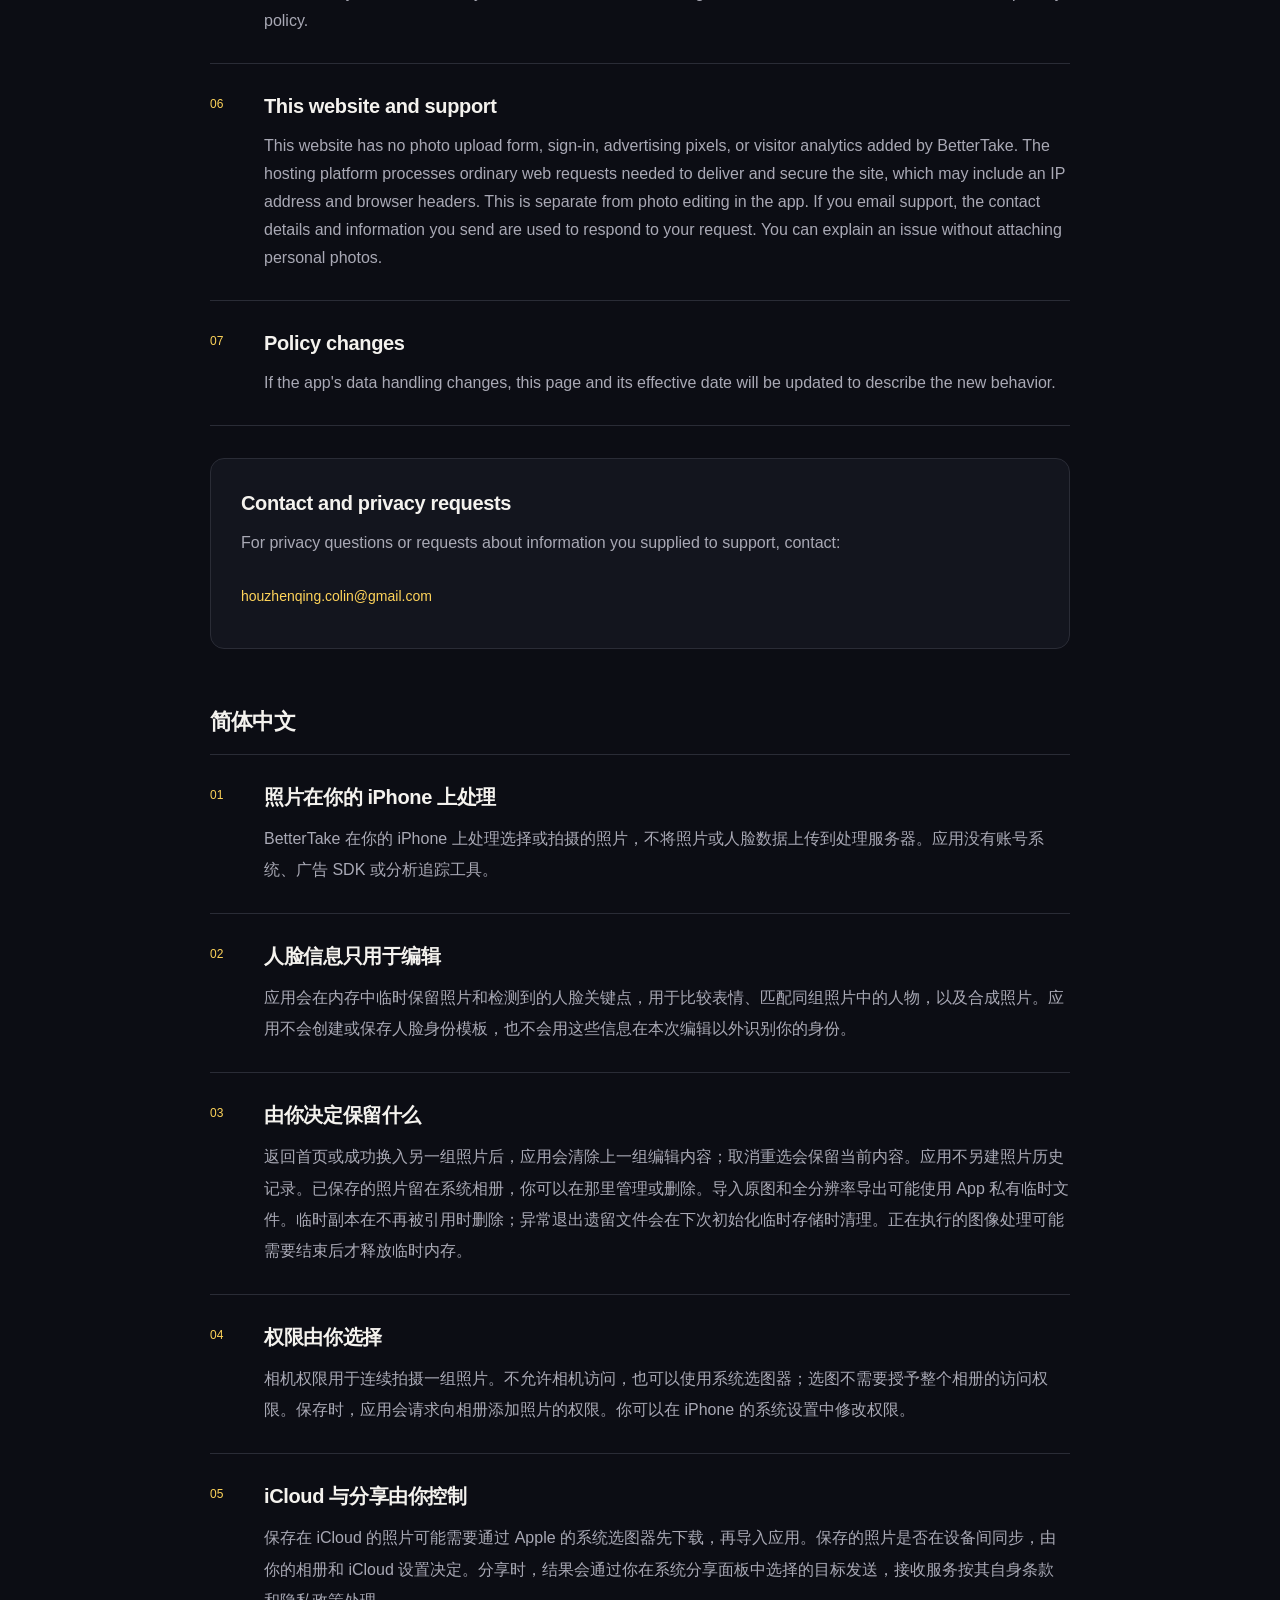
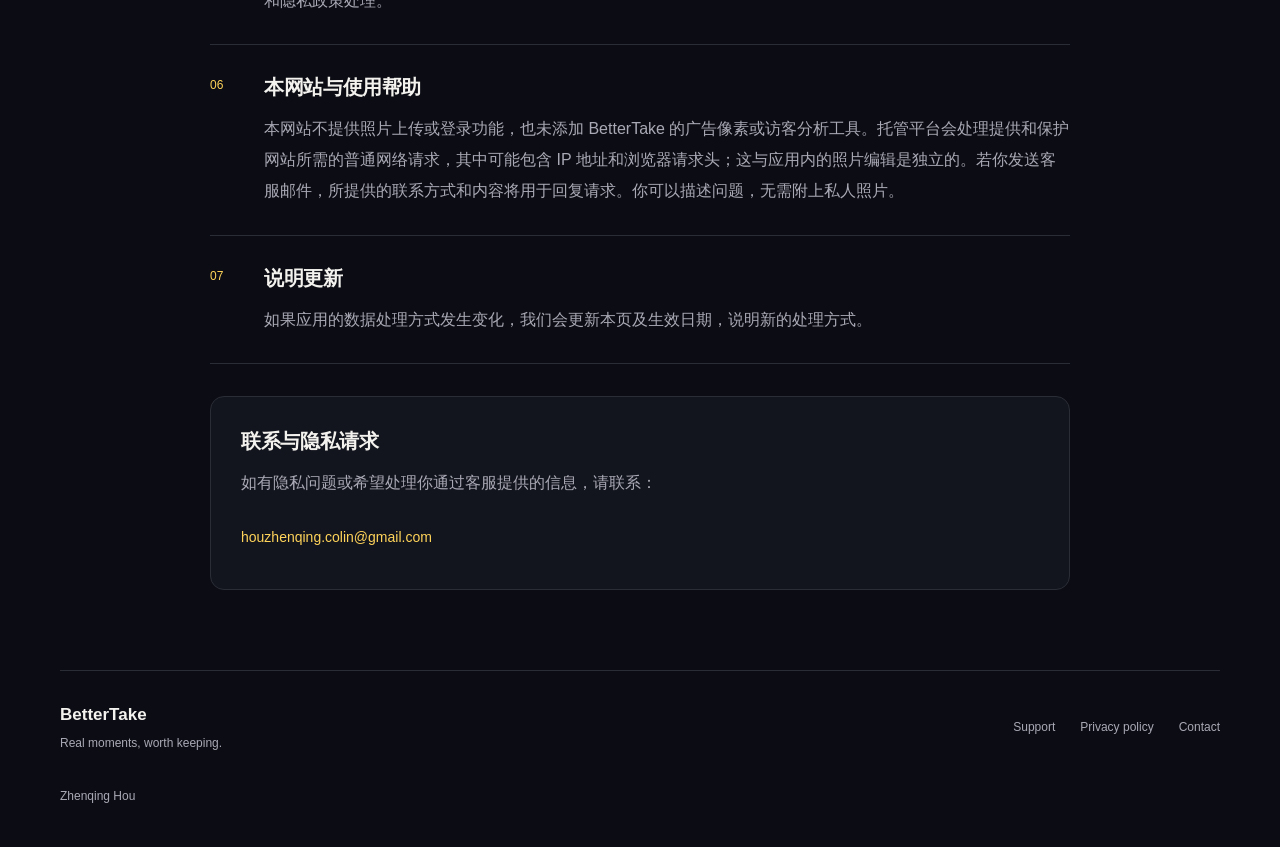
<file: privacy.html>
<!DOCTYPE html><html lang="en"><head><meta charSet="utf-8"/><meta name="viewport" content="width=device-width, initial-scale=1"/><link rel="preload" href="app-icon.png" as="image"/><link rel="stylesheet" href="site.css"><meta name="theme-color" content="#0c0d14"/>
<title>Privacy policy / 隐私说明 — BetterTake</title><meta name="description" content="How BetterTake handles photos, face landmarks, permissions, saved images, and support requests. English and 简体中文."><meta name="robots" content="index, follow"><meta property="og:title" content="Privacy policy / 隐私说明 — BetterTake"><meta property="og:description" content="How BetterTake handles photos, face landmarks, permissions, saved images, and support requests. English and 简体中文."><meta property="og:url" content="https://houzhenqing.github.io/bettertake-support/privacy.html"><meta property="og:site_name" content="BetterTake"><meta property="og:type" content="website"><meta property="og:locale" content="en_US"><meta property="og:image" content="https://houzhenqing.github.io/bettertake-support/og.png"><meta property="og:image:width" content="1733"><meta property="og:image:height" content="908"><meta property="og:image:alt" content="BetterTake — choose real expressions for group photos"><meta name="twitter:card" content="summary_large_image"><meta name="twitter:title" content="Privacy policy / 隐私说明 — BetterTake"><meta name="twitter:description" content="How BetterTake handles photos, face landmarks, permissions, saved images, and support requests. English and 简体中文."><meta name="twitter:image" content="https://houzhenqing.github.io/bettertake-support/og.png"><link rel="icon" href="app-icon.png"><link rel="apple-touch-icon" href="app-icon.png"><link rel="canonical" href="https://houzhenqing.github.io/bettertake-support/privacy.html"></head><body><div lang="en"><a class="skip-link" href="#main">Skip to content</a><header class="site-header wrap"><a href="https://houzhenqing.github.io/bettertake-support/" class="brand" aria-label="BetterTake home"><img src="app-icon.png" width="38" height="38" alt=""/><span>BetterTake</span></a><nav aria-label="Main navigation"><a href="https://houzhenqing.github.io/bettertake-support/fix-a-blink.html">Photo guide</a><a href="https://houzhenqing.github.io/bettertake-support/support.html">Support</a><a href="https://houzhenqing.github.io/bettertake-support/privacy.html">Privacy</a><a href="https://houzhenqing.github.io/bettertake-support/privacy.html#zh" class="language-link" lang="zh-Hans" hrefLang="zh-Hans">中文</a></nav></header><main id="main" class="document wrap"><header class="document-heading"><p class="eyebrow">YOUR PHOTOS. YOUR CHOICES.</p><h1>Privacy, explained.<span lang="zh-Hans">隐私说明</span></h1><p>Photo editing is local. Here is what happens to your photos and face details.</p><nav class="document-languages" aria-label="Policy languages"><a href="#en">English</a><a href="#zh" lang="zh-Hans">简体中文</a></nav></header><div class="document-meta"><p>Effective / <span lang="zh-Hans">生效日期</span>: <!-- -->2026-09-26</p><p>Operator / <span lang="zh-Hans">运营主体</span>: <!-- -->Zhenqing Hou</p></div><section id="en" aria-labelledby="english-policy-title"><h2 id="english-policy-title" class="language-heading">English</h2><article class="document-section"><span class="section-index">01</span><div><h3>Photo processing happens on your iPhone</h3><p>BetterTake processes your selected or captured photos on your iPhone. The app does not upload your photos or face data to a processing server. It has no account system, advertising SDK, or analytics tracker.</p></div></article><article class="document-section"><span class="section-index">02</span><div><h3>Face details are used for editing</h3><p>The app temporarily holds photos and detected face landmarks in memory to compare expressions, match the same person across your selected sequence, and combine photos. It does not create or store face identity templates, and it does not use these details to identify you outside the editing session.</p></div></article><article class="document-section"><span class="section-index">03</span><div><h3>You control what is kept</h3><p>Returning to the home screen or successfully replacing the current photo set clears the previous editing session. Canceling a replacement keeps the current session. The app does not maintain a separate photo history. Images saved to Photos remain in your library until you manage or delete them there. Imported originals and full-resolution exports may use app-private temporary files. Copies are removed when no longer referenced; abandoned session files are cleaned when the app next initializes temporary storage. Work already being processed may finish before temporary memory is released.</p></div></article><article class="document-section"><span class="section-index">04</span><div><h3>Permissions are your choice</h3><p>Camera access is used to capture a short burst. You can use the system photo picker without camera access or granting access to your entire photo library. When you save, the app requests permission to add photos. You can change permissions in iPhone Settings.</p></div></article><article class="document-section"><span class="section-index">05</span><div><h3>iCloud and sharing follow your choices</h3><p>A photo stored in iCloud may need to download through Apple&#x27;s photo picker before import. Your Photos and iCloud settings determine whether saved images sync between devices. Sharing sends the result through the destination you select in the system share sheet; the receiving service handles it under its own terms and privacy policy.</p></div></article><article class="document-section"><span class="section-index">06</span><div><h3>This website and support</h3><p>This website has no photo upload form, sign-in, advertising pixels, or visitor analytics added by BetterTake. The hosting platform processes ordinary web requests needed to deliver and secure the site, which may include an IP address and browser headers. This is separate from photo editing in the app. If you email support, the contact details and information you send are used to respond to your request. You can explain an issue without attaching personal photos.</p></div></article><article class="document-section"><span class="section-index">07</span><div><h3>Policy changes</h3><p>If the app&#x27;s data handling changes, this page and its effective date will be updated to describe the new behavior.</p></div></article><div class="contact-block"><h3>Contact and privacy requests</h3><p>For privacy questions or requests about information you supplied to support, contact:</p><a class="text-link" href="mailto:houzhenqing.colin@gmail.com">houzhenqing.colin@gmail.com</a></div></section><section id="zh" lang="zh-Hans" aria-labelledby="chinese-policy-title"><h2 id="chinese-policy-title" class="language-heading">简体中文</h2><article class="document-section"><span class="section-index">01</span><div><h3>照片在你的 iPhone 上处理</h3><p>BetterTake 在你的 iPhone 上处理选择或拍摄的照片，不将照片或人脸数据上传到处理服务器。应用没有账号系统、广告 SDK 或分析追踪工具。</p></div></article><article class="document-section"><span class="section-index">02</span><div><h3>人脸信息只用于编辑</h3><p>应用会在内存中临时保留照片和检测到的人脸关键点，用于比较表情、匹配同组照片中的人物，以及合成照片。应用不会创建或保存人脸身份模板，也不会用这些信息在本次编辑以外识别你的身份。</p></div></article><article class="document-section"><span class="section-index">03</span><div><h3>由你决定保留什么</h3><p>返回首页或成功换入另一组照片后，应用会清除上一组编辑内容；取消重选会保留当前内容。应用不另建照片历史记录。已保存的照片留在系统相册，你可以在那里管理或删除。导入原图和全分辨率导出可能使用 App 私有临时文件。临时副本在不再被引用时删除；异常退出遗留文件会在下次初始化临时存储时清理。正在执行的图像处理可能需要结束后才释放临时内存。</p></div></article><article class="document-section"><span class="section-index">04</span><div><h3>权限由你选择</h3><p>相机权限用于连续拍摄一组照片。不允许相机访问，也可以使用系统选图器；选图不需要授予整个相册的访问权限。保存时，应用会请求向相册添加照片的权限。你可以在 iPhone 的系统设置中修改权限。</p></div></article><article class="document-section"><span class="section-index">05</span><div><h3>iCloud 与分享由你控制</h3><p>保存在 iCloud 的照片可能需要通过 Apple 的系统选图器先下载，再导入应用。保存的照片是否在设备间同步，由你的相册和 iCloud 设置决定。分享时，结果会通过你在系统分享面板中选择的目标发送，接收服务按其自身条款和隐私政策处理。</p></div></article><article class="document-section"><span class="section-index">06</span><div><h3>本网站与使用帮助</h3><p>本网站不提供照片上传或登录功能，也未添加 BetterTake 的广告像素或访客分析工具。托管平台会处理提供和保护网站所需的普通网络请求，其中可能包含 IP 地址和浏览器请求头；这与应用内的照片编辑是独立的。若你发送客服邮件，所提供的联系方式和内容将用于回复请求。你可以描述问题，无需附上私人照片。</p></div></article><article class="document-section"><span class="section-index">07</span><div><h3>说明更新</h3><p>如果应用的数据处理方式发生变化，我们会更新本页及生效日期，说明新的处理方式。</p></div></article><div class="contact-block"><h3>联系与隐私请求</h3><p>如有隐私问题或希望处理你通过客服提供的信息，请联系：</p><a class="text-link" href="mailto:houzhenqing.colin@gmail.com">houzhenqing.colin@gmail.com</a></div></section></main><footer class="site-footer wrap"><div><span class="footer-brand">BetterTake</span><p>Real moments, worth keeping.</p></div><div class="footer-links"><a href="https://houzhenqing.github.io/bettertake-support/support.html">Support</a><a href="https://houzhenqing.github.io/bettertake-support/privacy.html">Privacy policy</a><a href="mailto:houzhenqing.colin@gmail.com">Contact</a></div><p class="operator">Zhenqing Hou</p></footer></div><!--$--><!--/$--><div hidden=""><!--$--><div hidden=""></div><!--/$--></div></body></html>
</file>
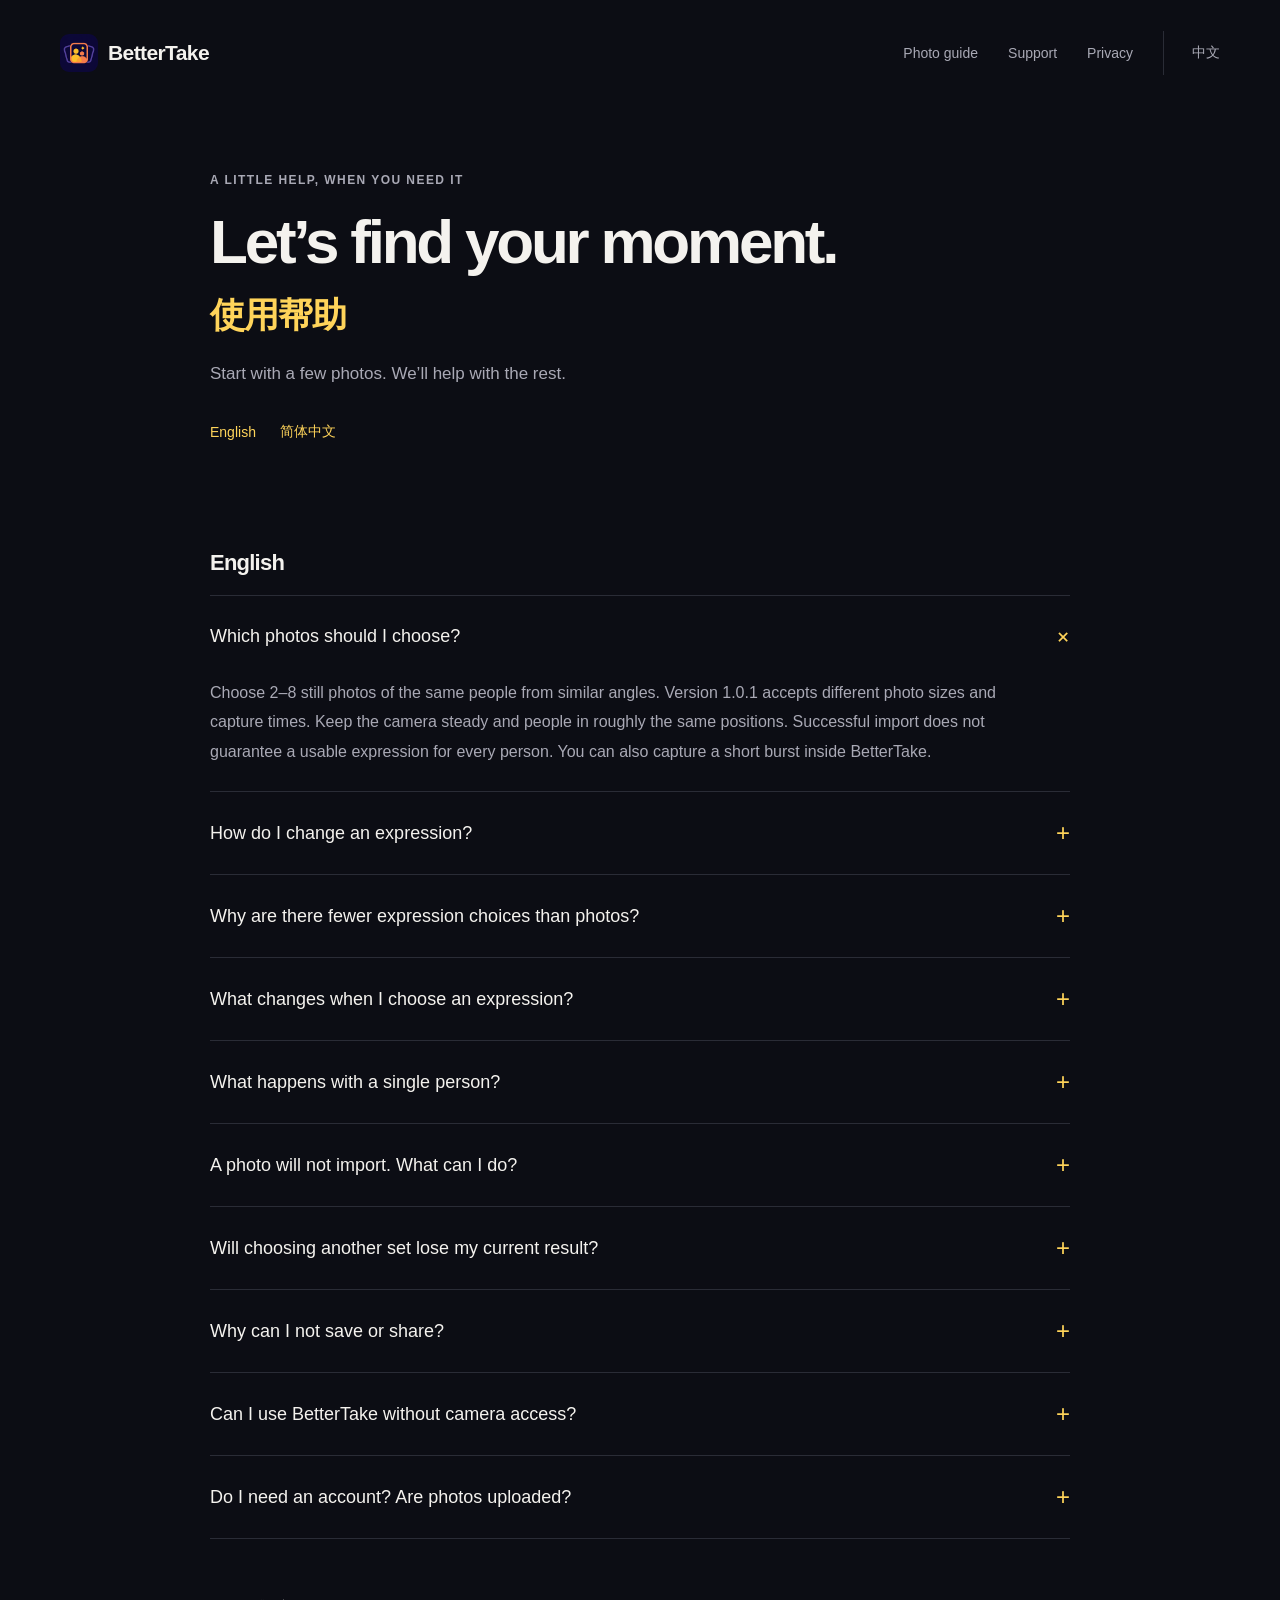
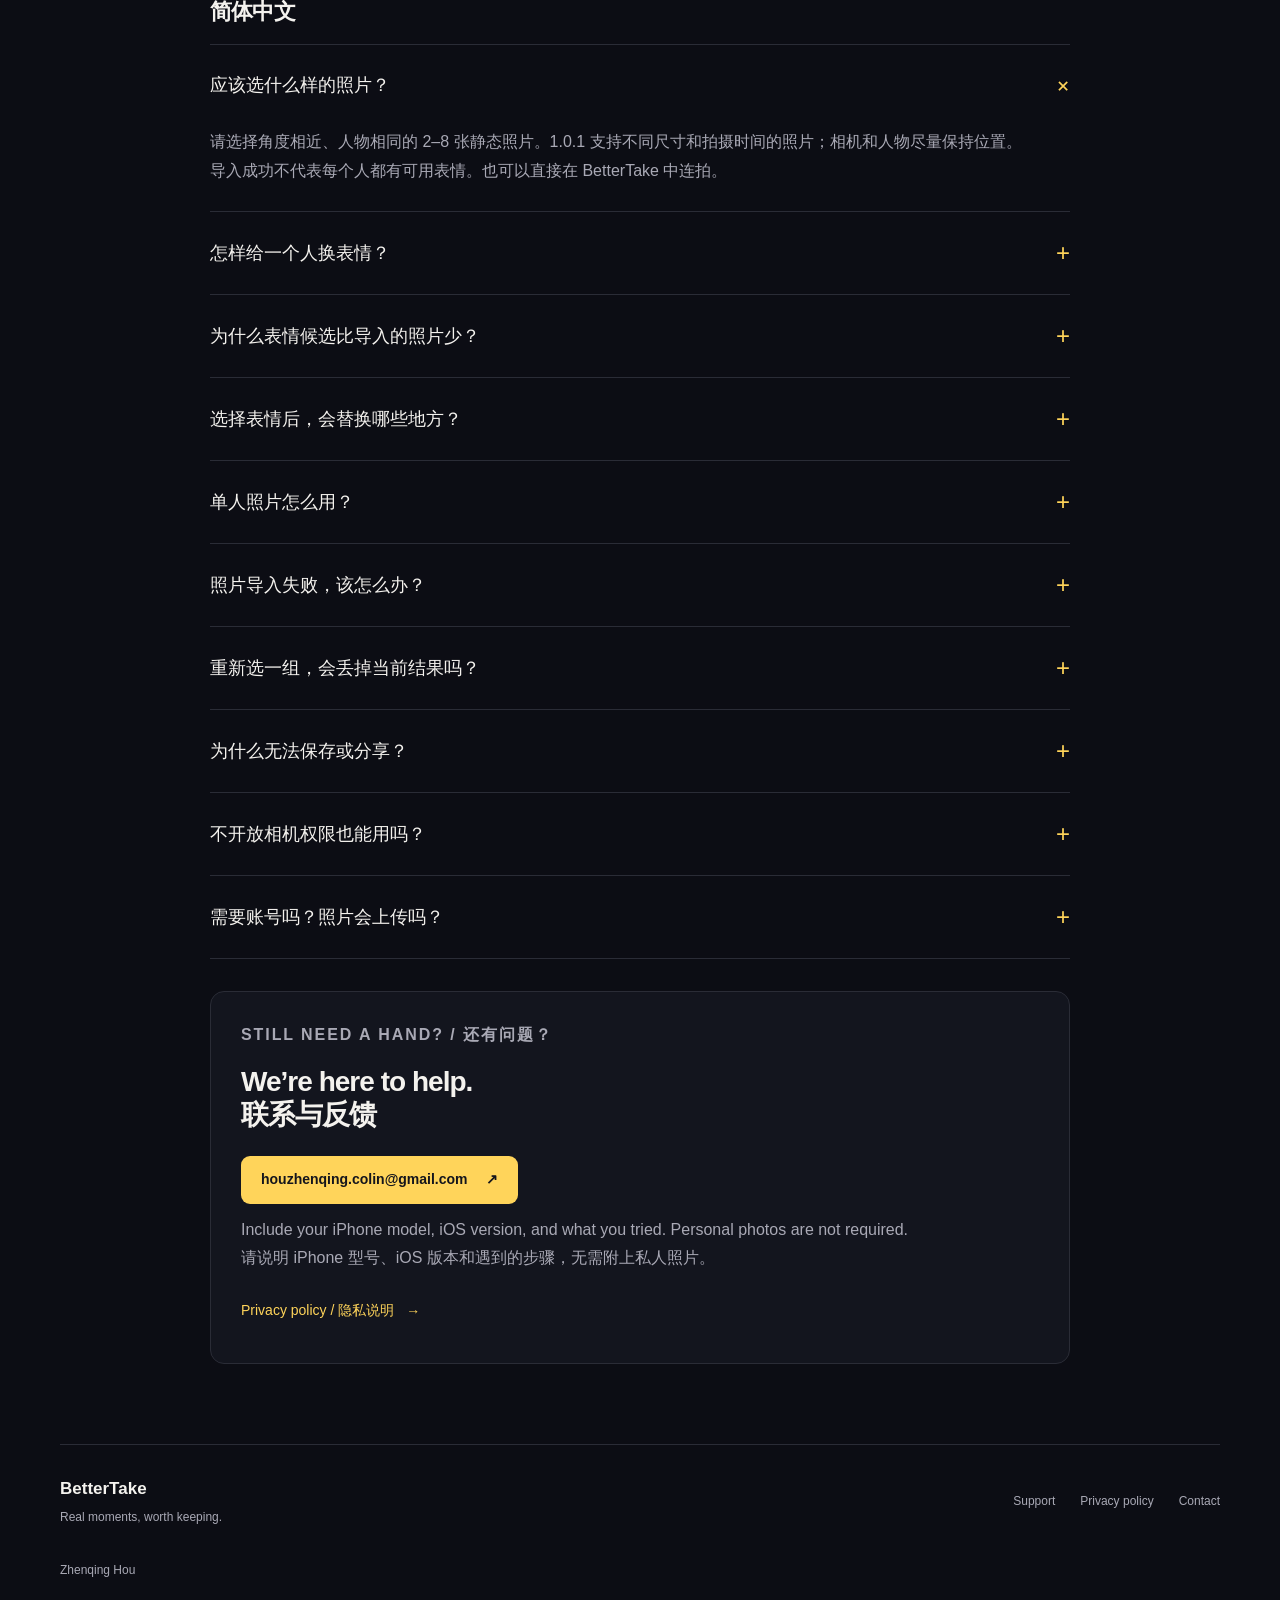
<file: support.html>
<!DOCTYPE html><html lang="en"><head><meta charSet="utf-8"/><meta name="viewport" content="width=device-width, initial-scale=1"/><link rel="preload" href="app-icon.png" as="image"/><link rel="stylesheet" href="site.css"><meta name="theme-color" content="#0c0d14"/>
<title>Support / 使用帮助 — BetterTake</title><meta name="description" content="Get started with BetterTake, choose suitable photos, understand expression choices, and troubleshoot importing and saving. English and 简体中文."><meta name="robots" content="index, follow"><meta property="og:title" content="Support / 使用帮助 — BetterTake"><meta property="og:description" content="Get started with BetterTake, choose suitable photos, understand expression choices, and troubleshoot importing and saving. English and 简体中文."><meta property="og:url" content="https://houzhenqing.github.io/bettertake-support/support.html"><meta property="og:site_name" content="BetterTake"><meta property="og:type" content="website"><meta property="og:locale" content="en_US"><meta property="og:image" content="https://houzhenqing.github.io/bettertake-support/og.png"><meta property="og:image:width" content="1733"><meta property="og:image:height" content="908"><meta property="og:image:alt" content="BetterTake — choose real expressions for group photos"><meta name="twitter:card" content="summary_large_image"><meta name="twitter:title" content="Support / 使用帮助 — BetterTake"><meta name="twitter:description" content="Get started with BetterTake, choose suitable photos, understand expression choices, and troubleshoot importing and saving. English and 简体中文."><meta name="twitter:image" content="https://houzhenqing.github.io/bettertake-support/og.png"><link rel="icon" href="app-icon.png"><link rel="apple-touch-icon" href="app-icon.png"><link rel="canonical" href="https://houzhenqing.github.io/bettertake-support/support.html"></head><body><div lang="en"><a class="skip-link" href="#main">Skip to content</a><header class="site-header wrap"><a href="https://houzhenqing.github.io/bettertake-support/" class="brand" aria-label="BetterTake home"><img src="app-icon.png" width="38" height="38" alt=""/><span>BetterTake</span></a><nav aria-label="Main navigation"><a href="https://houzhenqing.github.io/bettertake-support/fix-a-blink.html">Photo guide</a><a href="https://houzhenqing.github.io/bettertake-support/support.html">Support</a><a href="https://houzhenqing.github.io/bettertake-support/privacy.html">Privacy</a><a href="https://houzhenqing.github.io/bettertake-support/support.html#zh" class="language-link" lang="zh-Hans" hrefLang="zh-Hans">中文</a></nav></header><main id="main" class="document wrap"><header class="document-heading"><p class="eyebrow">A LITTLE HELP, WHEN YOU NEED IT</p><h1>Let’s find your moment.<span lang="zh-Hans">使用帮助</span></h1><p>Start with a few photos. We’ll help with the rest.</p><nav class="document-languages" aria-label="Support languages"><a href="#en">English</a><a href="#zh" lang="zh-Hans">简体中文</a></nav></header><section id="en" aria-labelledby="faq-en"><h2 id="faq-en" class="language-heading">English</h2><div class="faq-list"><details id="photos-en" open=""><summary>Which photos should I choose?<span aria-hidden="true" class="faq-symbol">+</span></summary><p>Choose 2–8 still photos of the same people from similar angles. Version 1.0.1 accepts different photo sizes and capture times. Keep the camera steady and people in roughly the same positions. Successful import does not guarantee a usable expression for every person. You can also capture a short burst inside BetterTake.</p></details><details id="start-en"><summary>How do I change an expression?<span aria-hidden="true" class="faq-symbol">+</span></summary><p>In group review, tap a person in the photo or the person selector, then choose an available expression below. Zoom in to see details, compare with the original, or undo the last change. Select the original candidate to restore that person&#x27;s original expression. Save to Photos when you are happy with the result.</p></details><details id="choices-en"><summary>Why are there fewer expression choices than photos?<span aria-hidden="true" class="faq-symbol">+</span></summary><p>A person must be matched reliably and their face must be clear enough to use. Large head turns, movement, face coverings, or low light can remove a candidate. BetterTake keeps the original when it has no suitable alternative. You can still view the whole photos and choose one to save.</p></details><details id="complete-expression-en"><summary>What changes when I choose an expression?<span aria-hidden="true" class="faq-symbol">+</span></summary><p>The eyes and mouth are taken together from the same selected photo. If either cannot be applied, BetterTake keeps that person’s complete original expression. Changes to other people remain. You can choose another available expression or a whole source photo.</p></details><details id="single-en"><summary>What happens with a single person?<span aria-hidden="true" class="faq-symbol">+</span></summary><p>Single-person review lets you choose a whole source photo rather than combining face regions. Use View all photos to see every imported or captured frame.</p></details><details id="import-en"><summary>A photo will not import. What can I do?<span aria-hidden="true" class="faq-symbol">+</span></summary><p>If a photo is stored in iCloud, download it to your iPhone in Photos first. Then select it again. Different photo sizes are supported in 1.0.1, but heavy cropping can make face matching harder. Each photo can be up to 200 megapixels, 32768 pixels on its longest side and 1 GiB encoded; each set can contain up to 8 GiB of encoded files. Editing uses smaller previews; saving and sharing output JPEG at the original pixel dimensions. RAW support and lossless or original TIFF bit depth are not promised. Try fewer or smaller photos if the set is too large. Damaged files, animations, and Live Photo frame selection are not supported.</p></details><details id="cancel-en"><summary>Will choosing another set lose my current result?<span aria-hidden="true" class="faq-symbol">+</span></summary><p>Your current review stays available until the new set finishes loading, analysis, and composition. Canceling that replacement or an import validation failure brings you back to the current result. Returning home clears the editing session; save any result you want to keep first.</p></details><details id="save-en"><summary>Why can I not save or share?<span aria-hidden="true" class="faq-symbol">+</span></summary><p>Wait for the photo to finish updating and exit original comparison. Saving needs permission to add photos: open iPhone Settings and allow photo access for BetterTake. If a write fails, your result is kept so you can retry. Sharing appears after the current result has been saved. Your photo is sent only when you choose a destination in the system share sheet.</p></details><details id="camera-en"><summary>Can I use BetterTake without camera access?<span aria-hidden="true" class="faq-symbol">+</span></summary><p>Yes. Choose photos from your library with the system picker. If you want to capture a burst later, allow camera access in Settings. If the camera is temporarily unavailable, retry it or use existing photos.</p></details><details id="privacy-en"><summary>Do I need an account? Are photos uploaded?<span aria-hidden="true" class="faq-symbol">+</span></summary><p>No account is needed. The app processes photos and face landmarks on your iPhone; it does not upload them to a processing server. Downloading from iCloud and using the system share sheet follow your Apple and destination-service settings. See the privacy policy for details.</p></details></div></section><section id="zh" lang="zh-Hans" aria-labelledby="faq-zh"><h2 id="faq-zh" class="language-heading">简体中文</h2><div class="faq-list"><details id="photos-zh" open=""><summary>应该选什么样的照片？<span aria-hidden="true" class="faq-symbol">+</span></summary><p>请选择角度相近、人物相同的 2–8 张静态照片。1.0.1 支持不同尺寸和拍摄时间的照片；相机和人物尽量保持位置。导入成功不代表每个人都有可用表情。也可以直接在 BetterTake 中连拍。</p></details><details id="start-zh"><summary>怎样给一个人换表情？<span aria-hidden="true" class="faq-symbol">+</span></summary><p>在合照编辑页，点照片中的人或人物选择栏，再点下面可用的表情。可以放大看细节、查看原图或撤销上一步；点原图候选即可恢复这个人的原样。选好后保存到相册。</p></details><details id="choices-zh"><summary>为什么表情候选比导入的照片少？<span aria-hidden="true" class="faq-symbol">+</span></summary><p>人物需要可靠匹配，人脸也需要足够清楚。转头幅度大、移动、遮挡或光线不足，都可能让某张照片无法成为候选。没有合适替代时会保留原样；你仍可以查看全部照片并选一张保存。</p></details><details id="complete-expression-zh"><summary>选择表情后，会替换哪些地方？<span aria-hidden="true" class="faq-symbol">+</span></summary><p>眼睛和嘴巴从同一张所选照片一起替换。如果任一区域无法应用，会完整保留这个人的原表情，不影响其他人的修改。你可以选择其他可用表情，或改选整张照片。</p></details><details id="single-zh"><summary>单人照片怎么用？<span aria-hidden="true" class="faq-symbol">+</span></summary><p>单人模式选择整张来源照片，不进行人脸区域合成。点“查看全部照片”即可浏览本组所有导入或拍摄的照片。</p></details><details id="import-zh"><summary>照片导入失败，该怎么办？<span aria-hidden="true" class="faq-symbol">+</span></summary><p>如果照片在 iCloud 中，请先在系统相册中下载到手机，再重新选择。1.0.1 支持不同尺寸的照片，但大幅裁剪可能增加人物匹配的难度。单张最多 2 亿像素、最长边 32768 像素、编码文件 1 GiB；整组编码文件最多 8 GiB。编辑使用较小预览，保存和分享按原始像素尺寸输出 JPEG，不承诺 RAW 支持、无损编码或保留 TIFF 原位深。若照片过大，请减少张数或选较小的照片。暂不支持损坏文件、动画或从实况照片中挑选不同帧。</p></details><details id="cancel-zh"><summary>重新选一组，会丢掉当前结果吗？<span aria-hidden="true" class="faq-symbol">+</span></summary><p>新一组照片完成加载、分析和合成之前，会保留当前编辑内容。取消重选或导入校验失败，会回到当前结果。返回首页会清除编辑内容，请先保存想保留的照片。</p></details><details id="save-zh"><summary>为什么无法保存或分享？<span aria-hidden="true" class="faq-symbol">+</span></summary><p>请先等待照片更新完成，并退出原图比较。保存需要添加照片权限，可在 iPhone 设置中为 BetterTake 开启相册权限。保存失败会保留结果，可以重试。当前结果保存成功后才会出现分享入口；只有你在系统分享面板选择目标后，照片才会发送。</p></details><details id="camera-zh"><summary>不开放相机权限也能用吗？<span aria-hidden="true" class="faq-symbol">+</span></summary><p>可以。使用系统选图器从相册选择照片即可。如果之后需要连拍，再到系统设置中允许相机访问。相机暂时不可用时，也可以重试或选择已有照片。</p></details><details id="privacy-zh"><summary>需要账号吗？照片会上传吗？<span aria-hidden="true" class="faq-symbol">+</span></summary><p>无需账号。照片和人脸关键点在你的 iPhone 上处理，不上传到处理服务器。iCloud 下载和系统分享遵循你在 Apple 及接收服务中的设置，详见隐私说明。</p></details></div></section><section class="contact-block"><p class="eyebrow">STILL NEED A HAND? / <span lang="zh-Hans">还有问题？</span></p><h2>We’re here to help.<br/><span lang="zh-Hans">联系与反馈</span></h2><a class="button primary" href="mailto:houzhenqing.colin@gmail.com">houzhenqing.colin@gmail.com<!-- --> <span aria-hidden="true">↗</span></a><p>Include your iPhone model, iOS version, and what you tried. Personal photos are not required.<br/><span lang="zh-Hans">请说明 iPhone 型号、iOS 版本和遇到的步骤，无需附上私人照片。</span></p><a href="https://houzhenqing.github.io/bettertake-support/privacy.html" class="text-link">Privacy policy / 隐私说明 <span aria-hidden="true">→</span></a></section></main><footer class="site-footer wrap"><div><span class="footer-brand">BetterTake</span><p>Real moments, worth keeping.</p></div><div class="footer-links"><a href="https://houzhenqing.github.io/bettertake-support/support.html">Support</a><a href="https://houzhenqing.github.io/bettertake-support/privacy.html">Privacy policy</a><a href="mailto:houzhenqing.colin@gmail.com">Contact</a></div><p class="operator">Zhenqing Hou</p></footer></div><!--$--><!--/$--><div hidden=""><!--$--><div hidden=""></div><!--/$--></div></body></html>
</file>
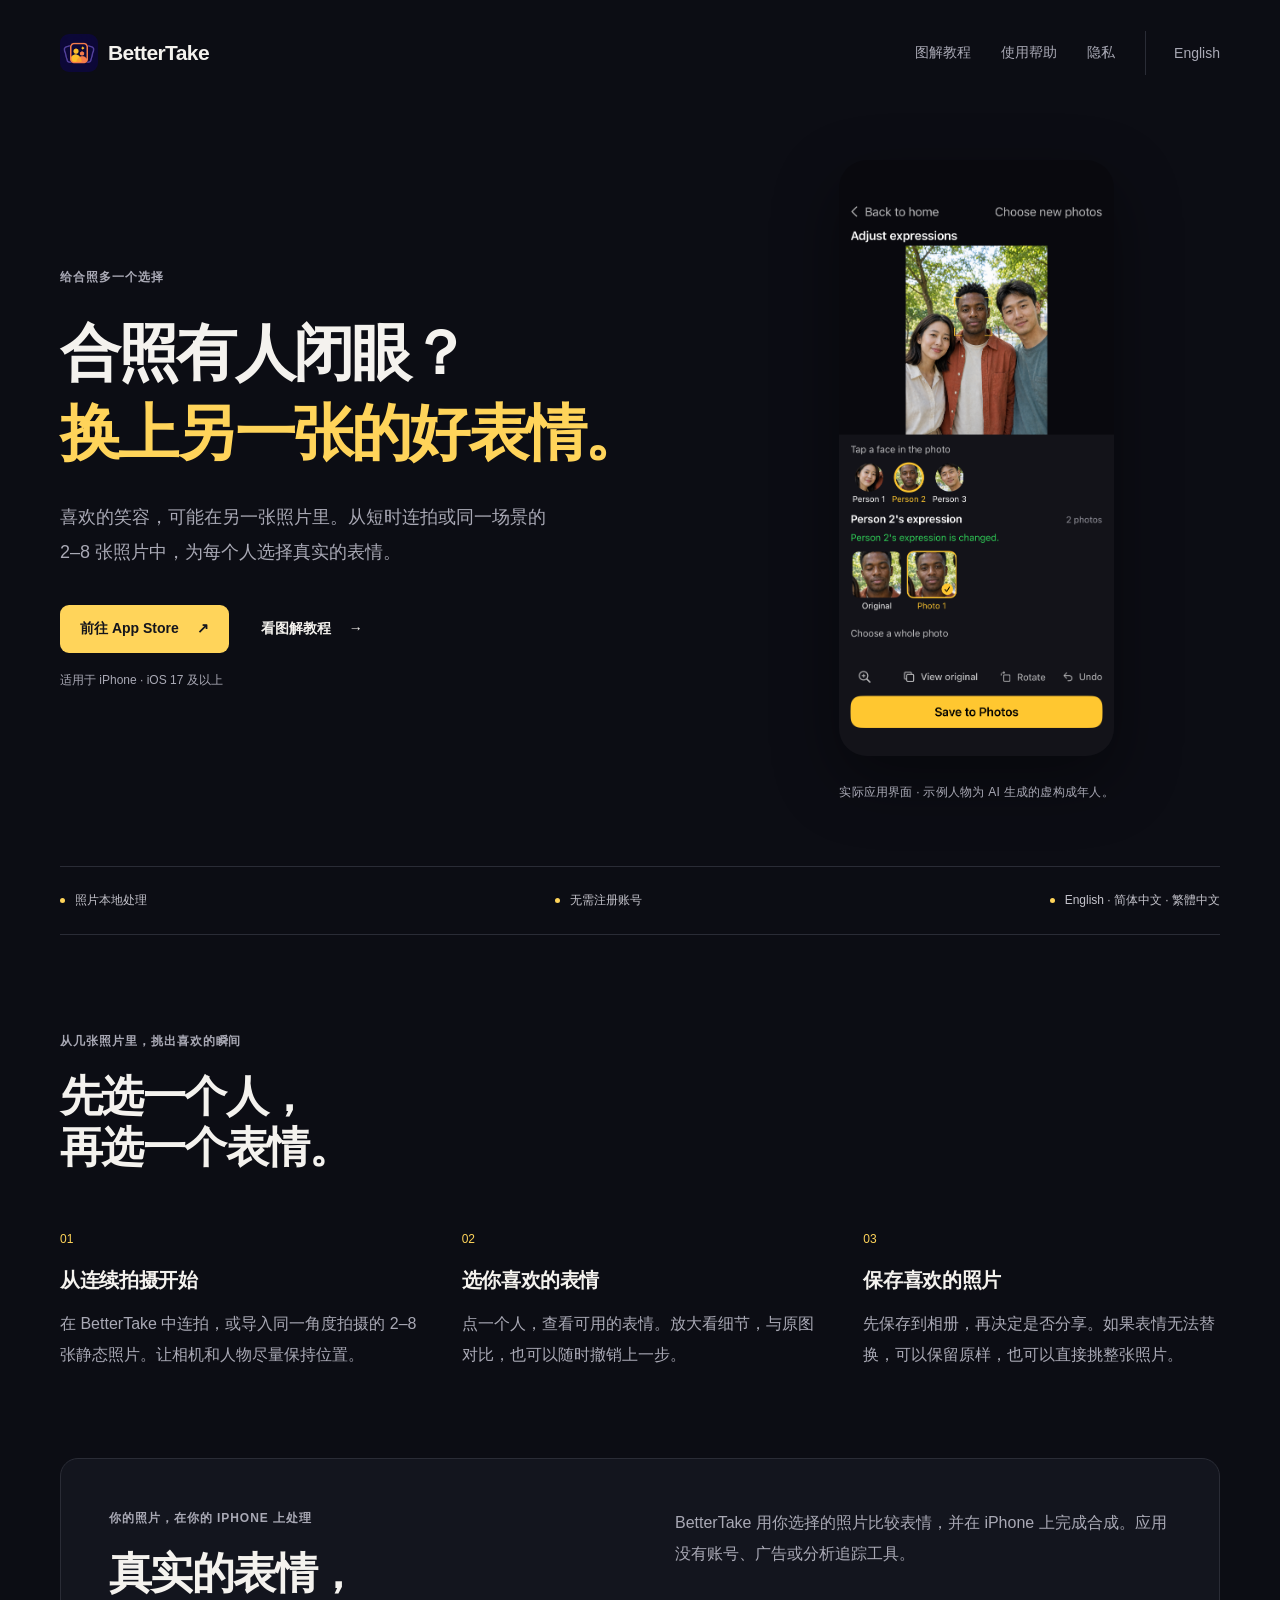
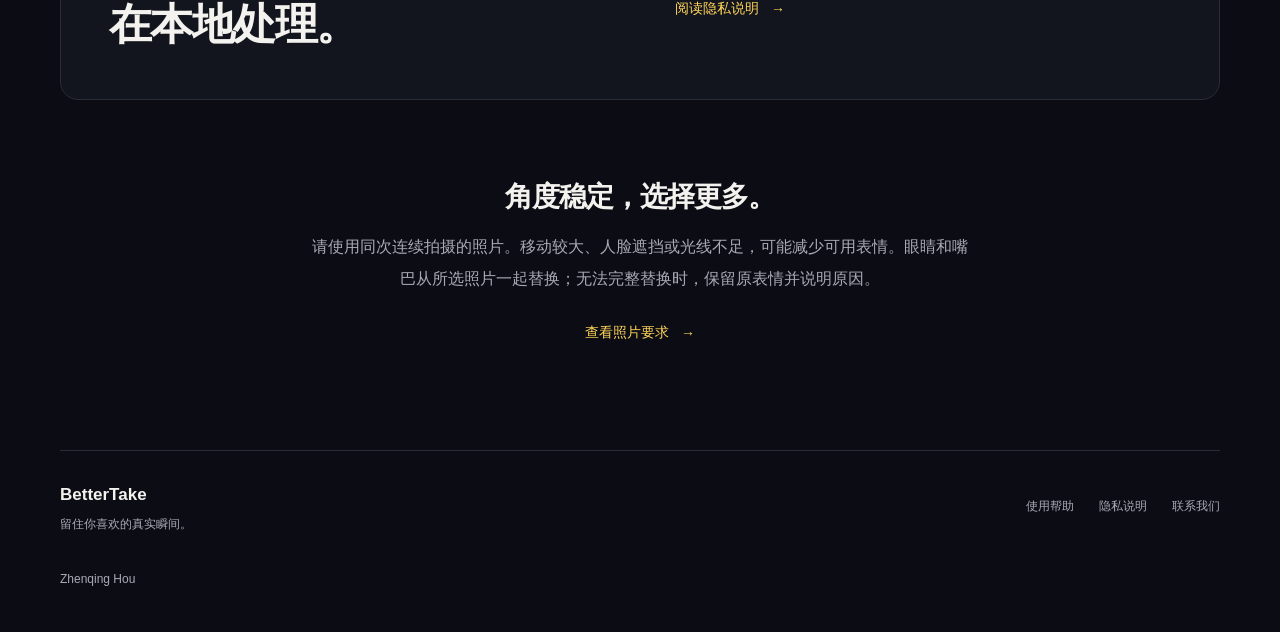
<file: zh.html>
<!DOCTYPE html><html lang="zh-Hans"><head><meta charSet="utf-8"/><meta name="viewport" content="width=device-width, initial-scale=1"/><link rel="preload" href="app-icon.png" as="image"/><link rel="preload" href="https://houzhenqing.github.io/bettertake-support/blink-edit-result.png" as="image"/><link rel="stylesheet" href="site.css"><meta name="theme-color" content="#0c0d14"/>
<title>BetterTake — iPhone 合照选表情，修复闭眼照片</title><meta name="description" content="从同次连拍或同一场景的 2–8 张照片中选择表情。照片在 iPhone 上处理，无需账号。"><meta name="robots" content="index, follow"><meta property="og:title" content="BetterTake — iPhone 合照选表情，修复闭眼照片"><meta property="og:description" content="从同次连拍或同一场景的 2–8 张照片中选择表情。照片在 iPhone 上处理，无需账号。"><meta property="og:url" content="https://houzhenqing.github.io/bettertake-support/zh.html"><meta property="og:site_name" content="BetterTake"><meta property="og:type" content="website"><meta property="og:locale" content="zh_CN"><meta property="og:image" content="https://houzhenqing.github.io/bettertake-support/og.png"><meta property="og:image:width" content="1733"><meta property="og:image:height" content="908"><meta property="og:image:alt" content="BetterTake — choose real expressions for group photos"><meta name="twitter:card" content="summary_large_image"><meta name="twitter:title" content="BetterTake — iPhone 合照选表情，修复闭眼照片"><meta name="twitter:description" content="从同次连拍或同一场景的 2–8 张照片中选择表情。照片在 iPhone 上处理，无需账号。"><meta name="twitter:image" content="https://houzhenqing.github.io/bettertake-support/og.png"><link rel="icon" href="app-icon.png"><link rel="apple-touch-icon" href="app-icon.png"><link rel="canonical" href="https://houzhenqing.github.io/bettertake-support/zh.html"><link rel="alternate" href="https://houzhenqing.github.io/bettertake-support/" hreflang="en"><link rel="alternate" href="https://houzhenqing.github.io/bettertake-support/zh.html" hreflang="zh-Hans"><link rel="alternate" href="https://houzhenqing.github.io/bettertake-support/" hreflang="x-default"></head><body><div lang="zh-Hans"><a class="skip-link" href="#main">跳到正文</a><header class="site-header wrap"><a href="https://houzhenqing.github.io/bettertake-support/zh.html" class="brand" aria-label="BetterTake 首页"><img src="app-icon.png" width="38" height="38" alt=""/><span>BetterTake</span></a><nav aria-label="主导航"><a href="https://houzhenqing.github.io/bettertake-support/fix-a-blink.zh-Hans.html">图解教程</a><a href="https://houzhenqing.github.io/bettertake-support/support.html#zh">使用帮助</a><a href="https://houzhenqing.github.io/bettertake-support/privacy.html#zh">隐私</a><a href="https://houzhenqing.github.io/bettertake-support/" class="language-link" lang="en" hrefLang="en">English</a></nav></header><main id="main"><script type="application/ld+json">{"@context":"https://schema.org","@type":"SoftwareApplication","name":"BetterTake","operatingSystem":"iOS 17 or later","applicationCategory":"MultimediaApplication","url":"https://houzhenqing.github.io/bettertake-support/","downloadUrl":"https://apps.apple.com/cn/app/bettertake-group-photos/id6810334268?pt=126854967&ct=bt_site_20260926&mt=8","description":"Choose real expressions from 2–8 group photos on iPhone. Photos are processed on device.","author":{"@type":"Person","name":"Zhenqing Hou"}}</script><section class="hero wrap"><div class="hero-copy"><p class="eyebrow">给合照多一个选择</p><h1>合照有人闭眼？<br/><span>换上另一张的好表情。</span></h1><p class="hero-intro">喜欢的笑容，可能在另一张照片里。从短时连拍或同一场景的 2–8 张照片中，为每个人选择真实的表情。</p><div class="actions"><a class="button primary" href="https://apps.apple.com/cn/app/bettertake-group-photos/id6810334268?pt=126854967&amp;ct=bt_site_20260926&amp;mt=8">前往 App Store<!-- --> <span aria-hidden="true">↗</span></a><a href="https://houzhenqing.github.io/bettertake-support/fix-a-blink.zh-Hans.html" class="button quiet">看图解教程<!-- --> <span aria-hidden="true">→</span></a></div><p class="availability">适用于 iPhone · iOS 17 及以上</p></div><figure class="hero-art"><a href="https://houzhenqing.github.io/bettertake-support/fix-a-blink.zh-Hans.html"><img class="phone-example" src="https://houzhenqing.github.io/bettertake-support/blink-edit-result.png" width="1290" height="2796" alt="BetterTake 实际编辑界面：从另一张照片选择中间人物睁眼的表情"/></a><figcaption>实际应用界面 · 示例人物为 AI 生成的虚构成年人。</figcaption></figure></section><div class="proof-strip wrap"><span><span class="small-dot" aria-hidden="true"></span>照片本地处理</span><span><span class="small-dot" aria-hidden="true"></span>无需注册账号</span><span><span class="small-dot" aria-hidden="true"></span>English · 简体中文 · 繁體中文</span></div><section id="how-it-works" class="how-section wrap"><div class="section-heading"><p class="eyebrow">从几张照片里，挑出喜欢的瞬间</p><h2>先选一个人，
再选一个表情。</h2></div><div class="steps"><article class="step"><span class="step-number">0<!-- -->1</span><h3>从连续拍摄开始</h3><p>在 BetterTake 中连拍，或导入同一角度拍摄的 2–8 张静态照片。让相机和人物尽量保持位置。</p></article><article class="step"><span class="step-number">0<!-- -->2</span><h3>选你喜欢的表情</h3><p>点一个人，查看可用的表情。放大看细节，与原图对比，也可以随时撤销上一步。</p></article><article class="step"><span class="step-number">0<!-- -->3</span><h3>保存喜欢的照片</h3><p>先保存到相册，再决定是否分享。如果表情无法替换，可以保留原样，也可以直接挑整张照片。</p></article></div></section><section class="privacy-band wrap"><div><p class="eyebrow">你的照片，在你的 IPHONE 上处理</p><h2>真实的表情，
在本地处理。</h2></div><div><p>BetterTake 用你选择的照片比较表情，并在 iPhone 上完成合成。应用没有账号、广告或分析追踪工具。</p><a href="https://houzhenqing.github.io/bettertake-support/privacy.html#zh" class="text-link">阅读隐私说明<!-- --> <span aria-hidden="true">→</span></a></div></section><section class="expectations wrap"><h2>角度稳定，选择更多。</h2><p>请使用同次连续拍摄的照片。移动较大、人脸遮挡或光线不足，可能减少可用表情。眼睛和嘴巴从所选照片一起替换；无法完整替换时，保留原表情并说明原因。</p><a href="https://houzhenqing.github.io/bettertake-support/support.html#photos-zh" class="text-link">查看照片要求<!-- --> <span aria-hidden="true">→</span></a></section></main><footer class="site-footer wrap"><div><span class="footer-brand">BetterTake</span><p>留住你喜欢的真实瞬间。</p></div><div class="footer-links"><a href="https://houzhenqing.github.io/bettertake-support/support.html#zh">使用帮助</a><a href="https://houzhenqing.github.io/bettertake-support/privacy.html#zh">隐私说明</a><a href="mailto:houzhenqing.colin@gmail.com">联系我们</a></div><p class="operator">Zhenqing Hou</p></footer></div><!--$--><!--/$--><div hidden=""><!--$--><div hidden=""></div><!--/$--></div></body></html>
</file>
<file: site.css>
:root{color-scheme:dark;--bg:#0c0d14;--surface:#13151e;--line:#2a2c36;--text:#f4f2ee;--muted:#a9a9b5;--gold:#ffd45a;--max:1160px}
*{box-sizing:border-box}html{scroll-behavior:smooth;scroll-padding-top:28px}body{margin:0;background:var(--bg);color:var(--text);font-family:-apple-system,BlinkMacSystemFont,"Segoe UI","PingFang SC","Microsoft YaHei",sans-serif;-webkit-font-smoothing:antialiased}a{color:inherit;text-decoration:none}button,a,summary{-webkit-tap-highlight-color:transparent}a:focus-visible,summary:focus-visible{outline:3px solid var(--gold);outline-offset:5px;border-radius:5px}a,summary{touch-action:manipulation}img{display:block;max-width:100%;height:auto}p{line-height:1.75}h1,h2,h3,p,figure{margin:0}h1,h2,h3{font-weight:600}h1{font-size:clamp(44px,5.3vw,74px);line-height:1.1;letter-spacing:-.052em}h2{font-size:clamp(30px,3.4vw,43px);line-height:1.2;letter-spacing:-.035em;white-space:pre-line}h3{font-size:20px;line-height:1.4;letter-spacing:-.018em}.wrap{width:min(var(--max),calc(100% - 80px));margin-inline:auto}.site-header{display:flex;align-items:center;justify-content:space-between;gap:24px;min-height:106px}.brand{display:flex;align-items:center;gap:10px;font-size:21px;font-weight:650;letter-spacing:-.6px;min-height:44px}.brand img{border-radius:9px}.site-header nav{display:flex;align-items:center;gap:30px;font-size:14px;color:var(--muted)}.site-header nav a{display:flex;align-items:center;min-height:44px}.site-header nav a:hover,.footer-links a:hover{color:var(--text)}.language-link{border-left:1px solid var(--line);padding-left:28px}.skip-link{position:absolute;left:20px;top:-100px;background:var(--gold);color:var(--bg);padding:12px 20px;z-index:10}.skip-link:focus{top:12px}.eyebrow{font-size:12px;line-height:1.6;font-weight:600;letter-spacing:.12em;color:var(--muted)}.hero{display:grid;grid-template-columns:1.3fr 1fr;align-items:center;gap:40px;padding-block:80px 88px}.hero .eyebrow{font-size:12px;letter-spacing:.06em;margin-bottom:23px}.hero h1 span{color:var(--gold)}.hero-intro{max-width:490px;color:var(--muted);font-size:18px;margin-top:28px;line-height:1.65}.actions{display:flex;align-items:center;flex-wrap:wrap;gap:12px;margin-top:34px}.button{display:inline-flex;justify-content:center;align-items:center;gap:18px;min-height:48px;padding:13px 20px;border-radius:9px;font-size:14px;font-weight:600;line-height:1.5;transition:background .18s,transform .18s}.primary{background:var(--gold);color:#14151c}.primary:hover{background:#ffdf80;transform:translateY(-1px)}.quiet{color:var(--text);background:transparent}.quiet:hover{background:#1b1c25}.availability{font-size:12px;color:var(--muted);margin-top:16px}.hero-art{padding-top:4px}.icon-halo{position:relative;isolation:isolate}.icon-halo:before{content:"";position:absolute;inset:18%;border-radius:50%;background:#725235;filter:blur(68px);opacity:.28;z-index:-1}.hero-art img{width:100%;border-radius:28%;box-shadow:0 30px 85px #0004}.hero-art figcaption{font-size:12px;text-align:center;color:var(--muted);margin-top:27px;letter-spacing:.02em}.proof-strip{border-block:1px solid var(--line);padding-block:25px;display:flex;justify-content:space-between;gap:24px;color:#c5c4cc;font-size:12px}.proof-strip>span{display:flex;align-items:center;gap:10px}.small-dot{height:5px;width:5px;background:var(--gold);border-radius:50%;flex-shrink:0}.how-section{padding-block:95px 88px}.section-heading .eyebrow{margin-bottom:17px}.steps{display:grid;grid-template-columns:repeat(3,1fr);gap:45px;margin-top:58px}.step-number{display:block;font-size:12px;color:var(--gold);margin-bottom:20px;font-variant-numeric:tabular-nums}.step h3{margin-bottom:14px}.step p{font-size:16px;color:var(--muted);line-height:1.8}.privacy-band{display:grid;grid-template-columns:1fr 1fr;gap:70px;background:var(--surface);border:1px solid var(--line);border-radius:18px;padding:48px}.privacy-band .eyebrow{margin-bottom:17px}.privacy-band p:not(.eyebrow){font-size:16px;color:var(--muted)}.text-link{display:inline-flex;align-items:center;gap:12px;min-height:44px;font-size:14px;font-weight:500;color:var(--gold);margin-top:17px}.text-link:hover{text-decoration:underline;text-underline-offset:4px}.expectations{padding-block:80px 95px;max-width:780px;text-align:center}.expectations h2{font-size:28px}.expectations p{max-width:670px;margin:18px auto 0;font-size:16px;color:var(--muted)}.site-footer{border-top:1px solid var(--line);padding-block:34px 40px;display:flex;justify-content:space-between;align-items:start;gap:24px;flex-wrap:wrap}.footer-brand{font-size:17px;font-weight:600}.site-footer p{font-size:12px;color:var(--muted);margin-top:8px}.footer-links{display:flex;gap:25px;font-size:12px;color:var(--muted)}.footer-links a{display:flex;align-items:center;min-height:44px}.operator{flex-basis:100%}.document{max-width:860px;padding-block:65px 80px}.document-heading{padding-bottom:36px}.document-heading h1{font-size:clamp(40px,5.5vw,62px);margin-top:18px}.document-heading h1 span{display:block;color:var(--gold);font-size:.56em;letter-spacing:-.03em;margin-top:20px}.document-heading>p:last-of-type{max-width:620px;font-size:17px;color:var(--muted);margin-top:24px}.document-languages{display:flex;gap:24px;margin-top:22px;color:var(--gold);font-size:14px}.document-languages a{display:flex;align-items:center;min-height:44px}.draft-notice{border:1px solid #665333;border-radius:12px;padding:20px 24px;background:#221e17;color:#e5d4af}.draft-notice strong{font-size:14px}.draft-notice p{font-size:13px;margin-top:8px}.document-meta{margin-block:24px 35px;font-size:13px;color:var(--muted)}.language-heading{font-size:22px;padding-block:35px 18px;border-bottom:1px solid var(--line);margin-top:25px}.document-section{display:grid;grid-template-columns:34px 1fr;gap:20px;padding-block:28px;border-bottom:1px solid var(--line)}.section-index{font-size:12px;color:var(--gold);padding-top:5px}.document-section p{font-size:16px;color:var(--muted);margin-top:12px}.contact-block{padding:30px;border:1px solid var(--line);border-radius:14px;background:var(--surface);margin-top:32px}.contact-block p{font-size:16px;color:var(--muted);margin-top:12px}.contact-block .eyebrow{margin:0 0 17px}.contact-block h2{font-size:28px}.contact-block h2+ .button{margin-top:24px;overflow-wrap:anywhere}.faq-list details{border-bottom:1px solid var(--line);scroll-margin-top:20px}.faq-list summary{list-style:none;cursor:pointer;display:flex;justify-content:space-between;align-items:center;gap:20px;font-size:18px;font-weight:500;padding-block:23px;line-height:1.5;min-height:64px}.faq-list summary::-webkit-details-marker{display:none}.faq-symbol{font-size:24px;color:var(--gold);font-weight:300;flex-shrink:0;transition:transform .15s}.faq-list details[open] .faq-symbol{transform:rotate(45deg)}.faq-list details p{font-size:16px;line-height:1.85;color:var(--muted);padding:0 35px 25px 0}.faq-list details:target{border-color:#8d783c}[lang=zh-Hans] .hero h1{font-size:clamp(39px,4.8vw,63px);line-height:1.3;letter-spacing:-.045em}[lang=zh-Hans] .eyebrow{letter-spacing:.08em}[lang=zh-Hans] p{line-height:1.95}
@media(max-width:900px){.hero{gap:28px;padding-block:60px 68px}.wrap{width:calc(100% - 56px)}.hero h1{font-size:clamp(40px,5.7vw,58px)}.hero-intro{font-size:16px}.steps{gap:28px}.privacy-band{gap:34px;padding:35px}.site-header nav{gap:22px}.language-link{padding-left:20px}}
@media(max-width:650px){.wrap{width:calc(100% - 40px)}.site-header{min-height:86px;gap:16px;flex-wrap:wrap;padding-block:18px}.brand{font-size:19px}.brand img{width:32px;height:32px}.site-header nav{gap:15px;font-size:14px}.language-link{padding-left:15px}.hero{grid-template-columns:1fr;padding-block:44px 40px;gap:38px}.hero h1{font-size:clamp(41px,10.4vw,63px)}.hero-intro{font-size:17px;max-width:480px}.hero-art{max-width:285px;width:76%;margin-inline:auto}.hero-art figcaption{margin-top:18px}.proof-strip{gap:16px;justify-content:start;flex-wrap:wrap;font-size:12px;padding-block:22px}.how-section{padding-block:60px}.steps{grid-template-columns:1fr;gap:30px;margin-top:35px}.step{border-top:1px solid var(--line);padding-top:24px}.step-number{margin-bottom:12px}.step h3{font-size:20px}.privacy-band{grid-template-columns:1fr;padding:28px;gap:22px;border-radius:14px}.privacy-band h2{font-size:32px}.expectations{padding-block:58px 65px;text-align:left}.expectations p{margin-inline:0}.site-footer{padding-block:27px;gap:20px}.footer-links{gap:20px}.document{padding-top:38px}.document-heading h1{font-size:43px;line-height:1.12}.document-heading>p:last-of-type{font-size:16px}.document-section{grid-template-columns:24px 1fr;gap:12px}.document-section h3{font-size:19px}.contact-block{padding:24px}.contact-block h2{font-size:26px}.faq-list summary{font-size:17px}.faq-list details p{padding-right:5px}.document-languages{margin-top:14px}[lang=zh-Hans] .hero h1{font-size:clamp(37px,9.3vw,54px)}}
@media(prefers-reduced-motion:reduce){html{scroll-behavior:auto}*,*:before,*:after{transition:none!important}}

.hero{padding-block:50px 64px}.hero-art .phone-example{width:min(100%,275px);border-radius:28px;margin-inline:auto;box-shadow:0 24px 65px #0006}.hero-art figcaption{max-width:320px;margin-inline:auto;line-height:1.6}.guide{max-width:960px;padding-block:55px 85px}.guide .document-heading h1{font-size:clamp(36px,4.8vw,60px);max-width:900px}.guide .document-heading>p:last-of-type{font-size:14px;max-width:none}.guide-section{padding-block:34px;border-top:1px solid var(--line)}.guide-section h2{font-size:clamp(26px,3vw,34px);margin-bottom:18px}.guide-section>p{font-size:17px;color:var(--muted);margin-top:14px;max-width:800px}.example-note{background:var(--surface);border-left:3px solid var(--gold);padding:18px 22px;margin-top:24px;font-size:14px;color:var(--muted);line-height:1.8}.source-pair{display:grid;grid-template-columns:1fr 1fr;gap:28px;margin-top:32px}.source-pair img{border-radius:16px}.guide figcaption{font-size:14px;line-height:1.8;color:var(--muted);margin-top:14px}.guide figcaption strong{display:block;color:var(--text);font-size:17px;margin-bottom:5px}.result-example{width:min(100%,340px);margin:32px auto 0}.result-example img{border-radius:24px}.guide-byline{color:var(--muted)}
@media(max-width:650px){.hero-art{max-width:275px;width:82%}.site-header nav{gap:16px;flex-wrap:wrap}.site-header nav a{font-size:14px}.guide{padding-top:35px}.source-pair{grid-template-columns:1fr;max-width:420px;margin-inline:auto}.guide-section>p{font-size:16px}.guide .document-heading h1{font-size:36px;line-height:1.18}.guide .actions{align-items:stretch}.guide .button{white-space:normal}}
</file>
